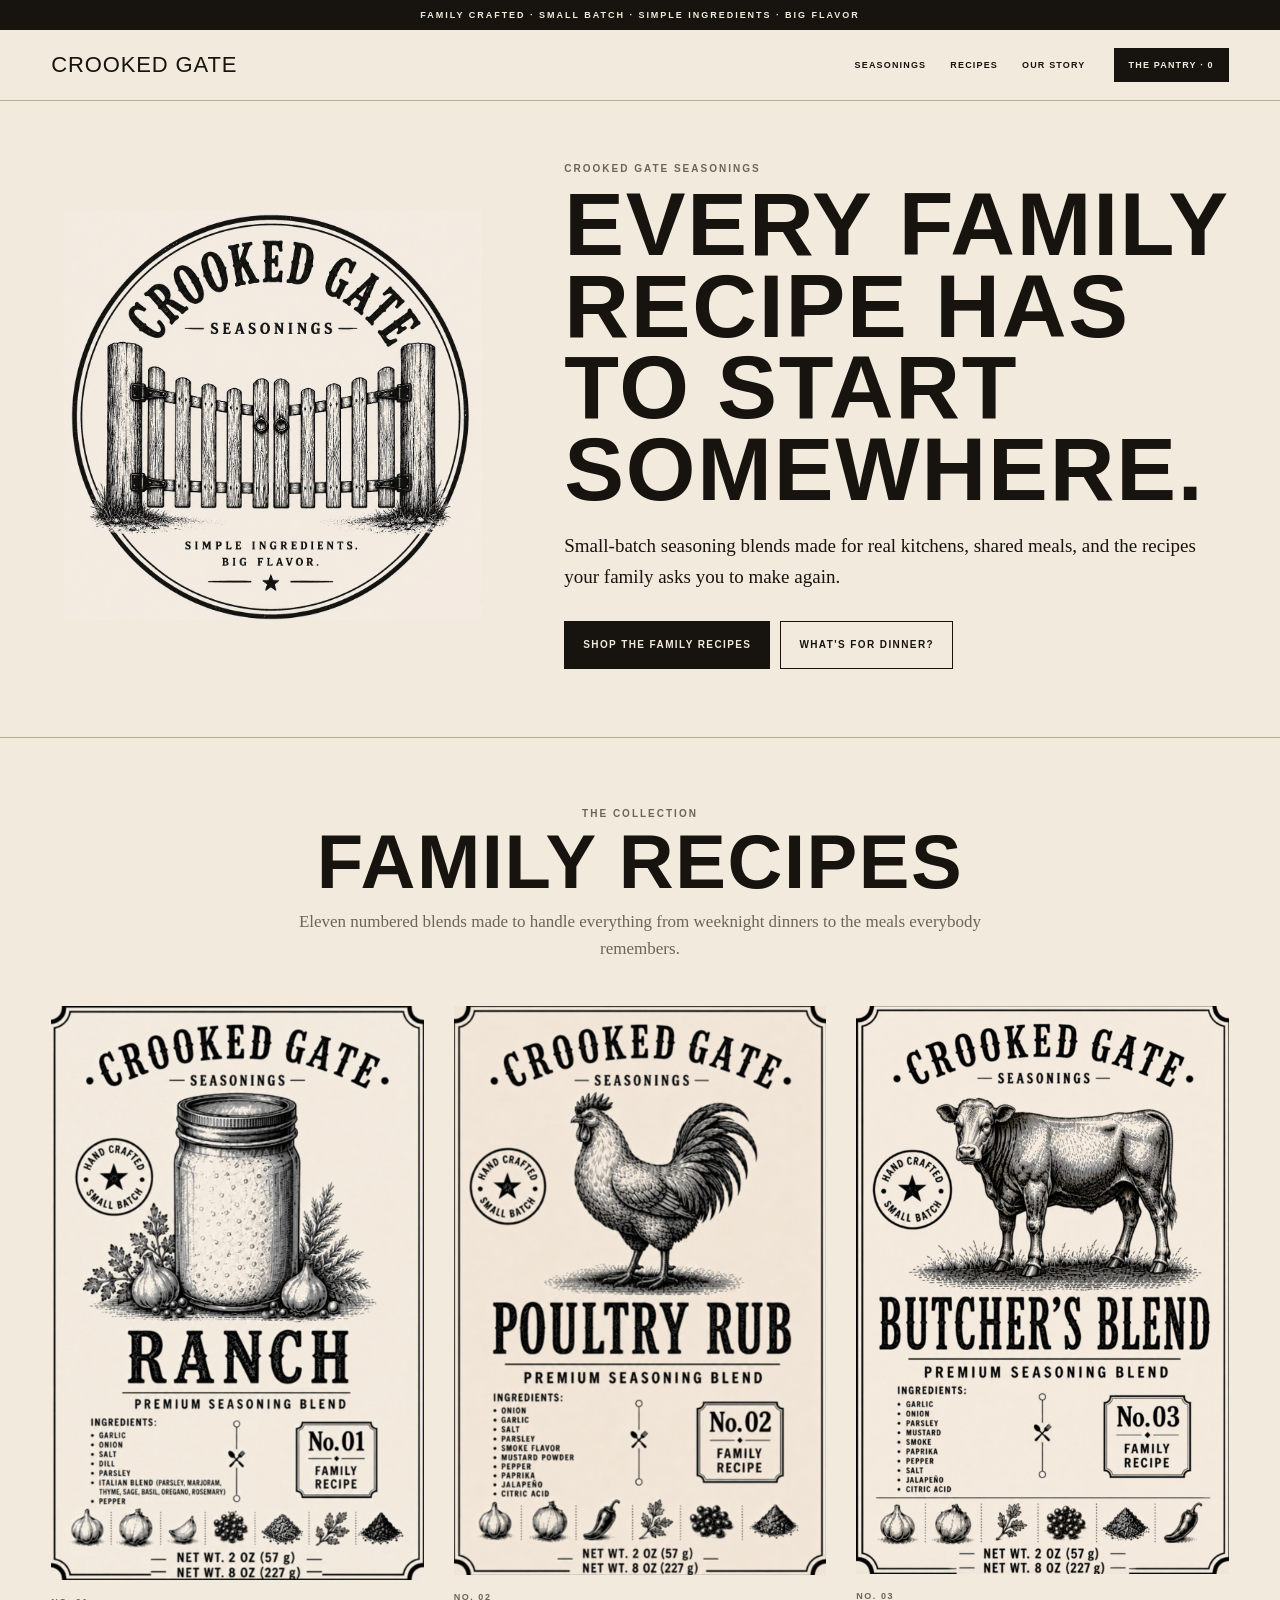
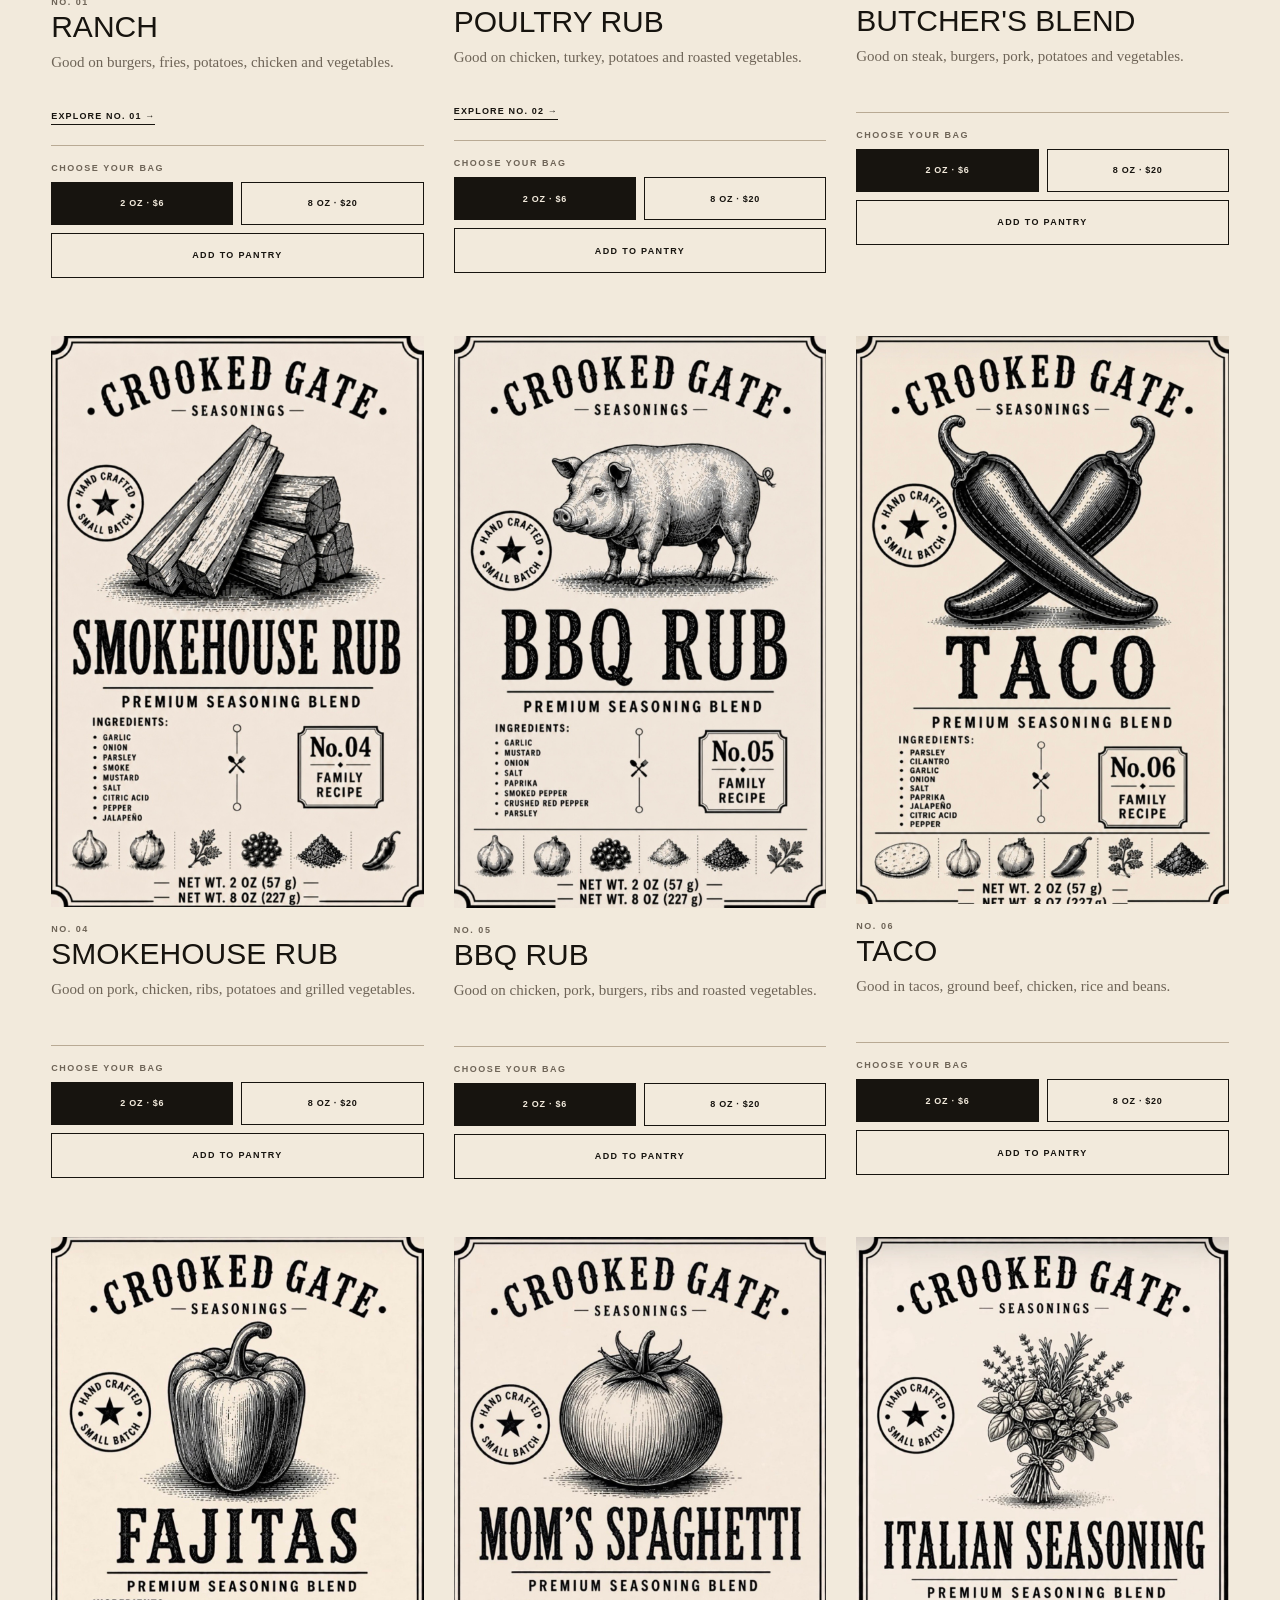
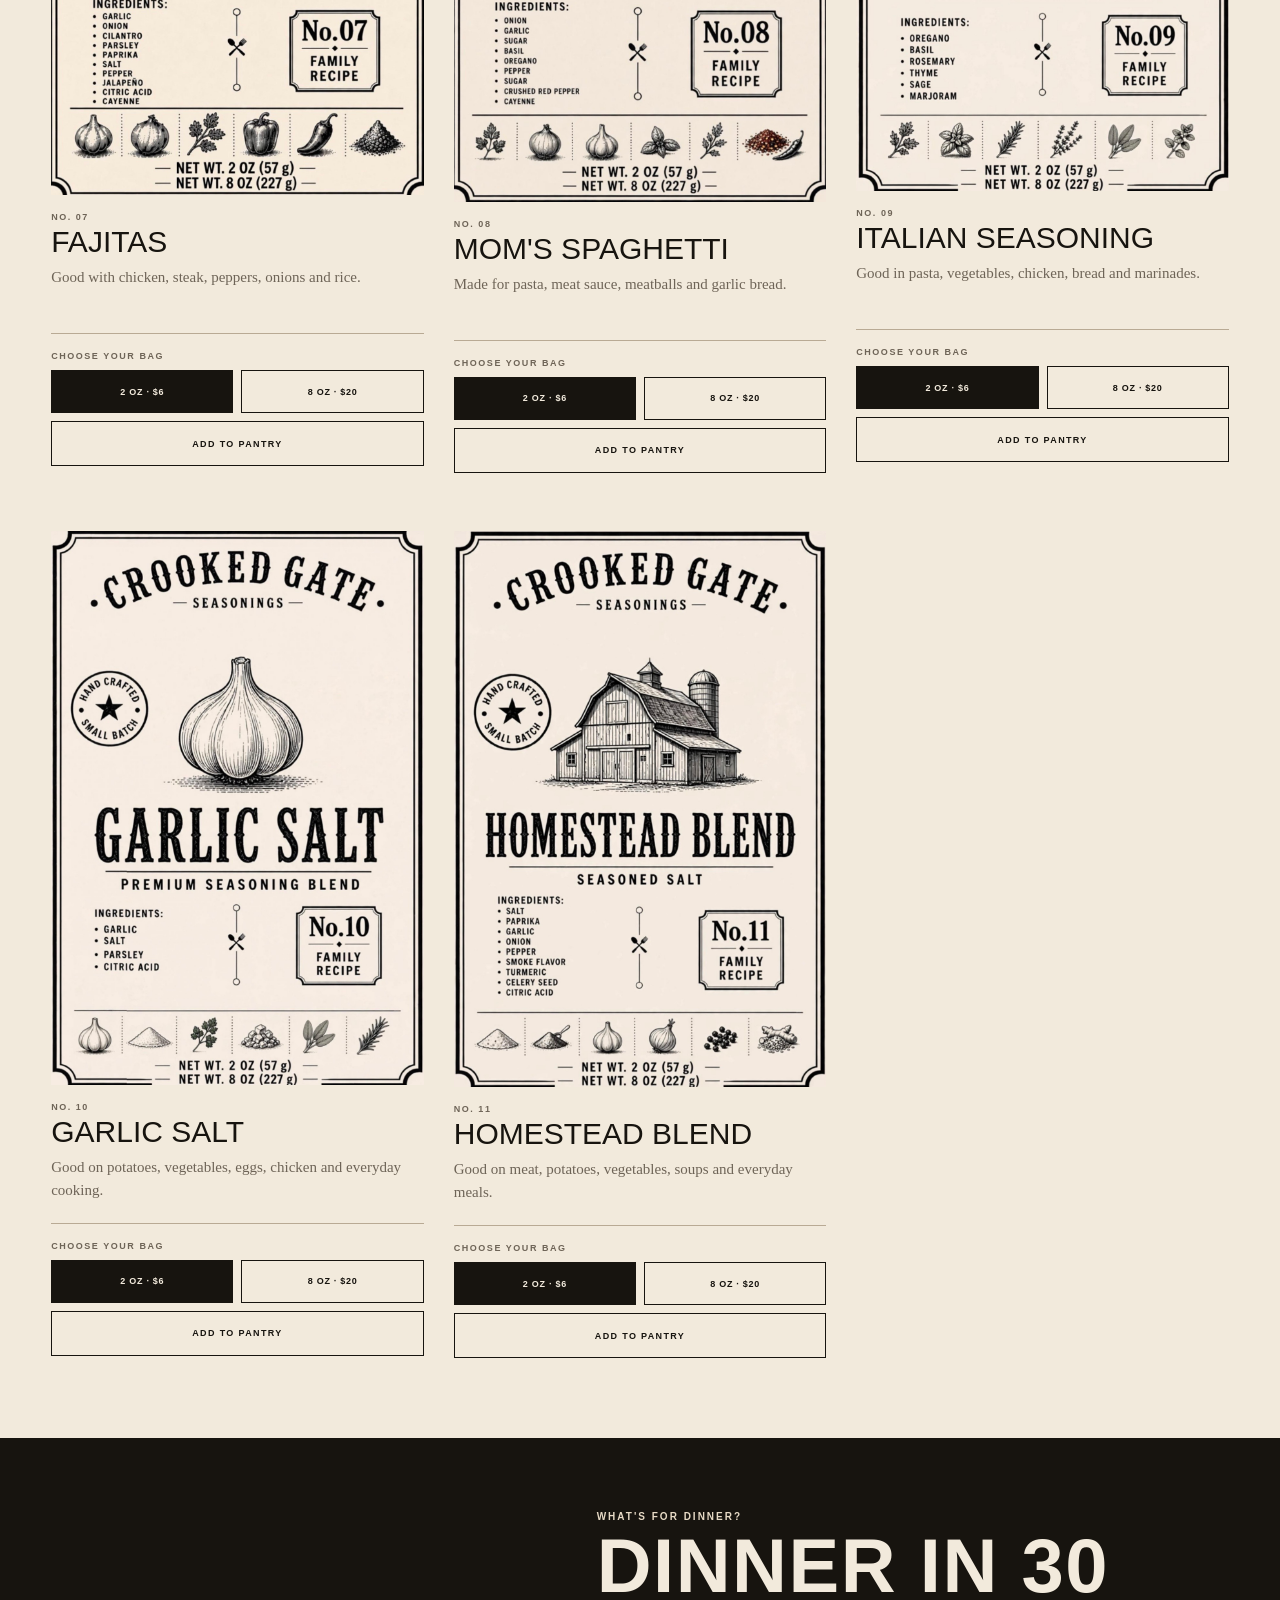
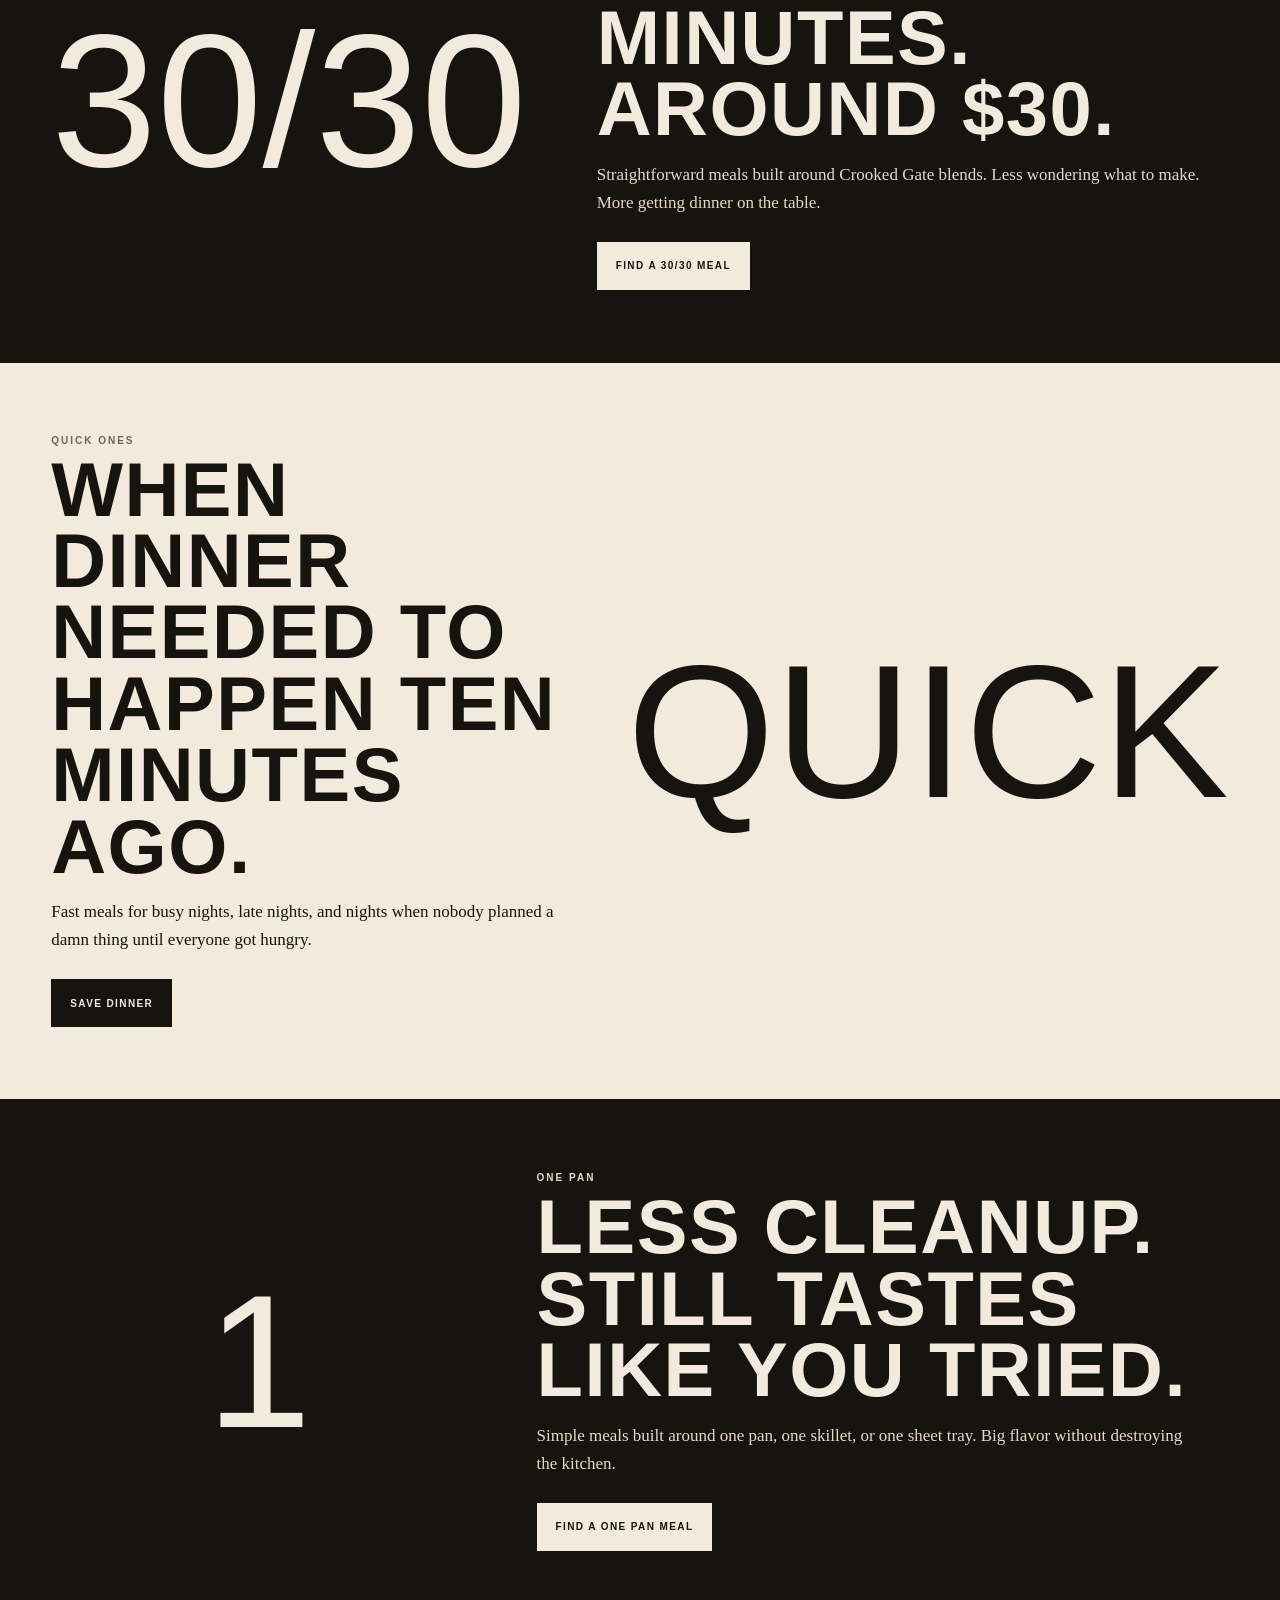
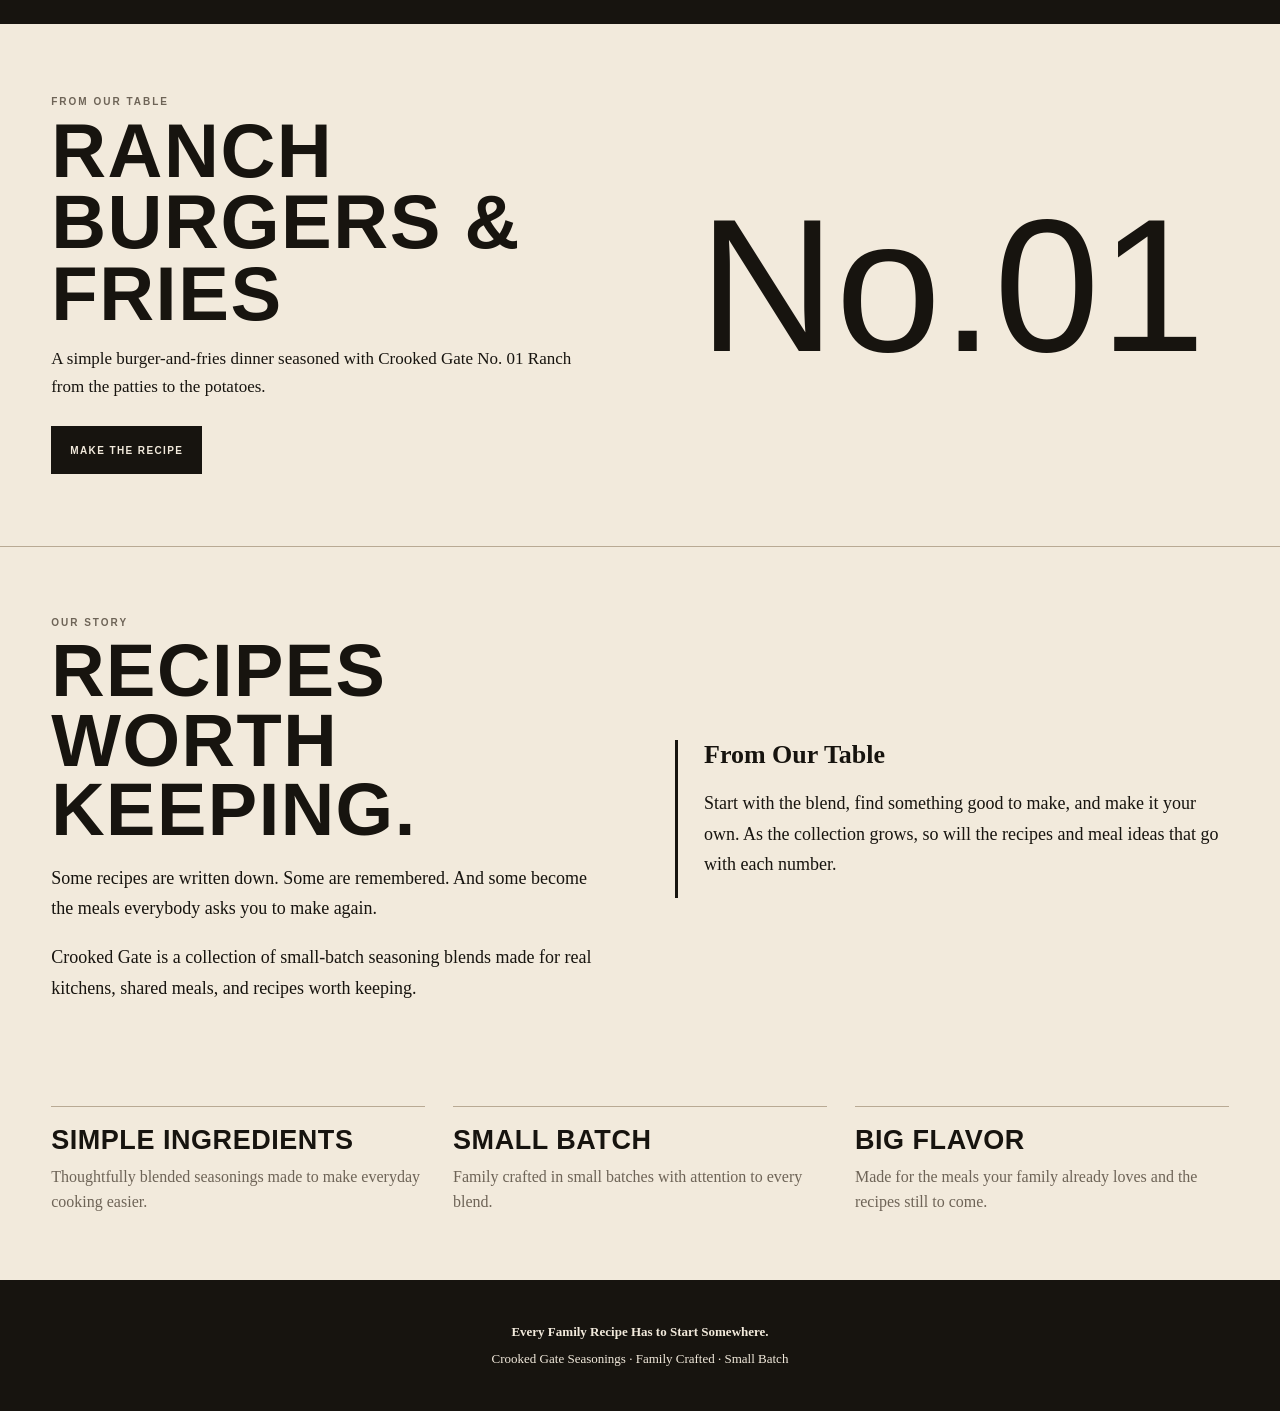
<file: index.html>
<!DOCTYPE html>
<html lang="en">

<head>
  <meta charset="UTF-8">

  <meta
    name="viewport"
    content="width=device-width, initial-scale=1.0"
  >

  <title>Crooked Gate Seasonings</title>

  <meta
    name="description"
    content="Crooked Gate Seasonings. Family crafted, small batch seasoning blends made for real kitchens, shared meals, and recipes worth keeping."
  >

  <link rel="stylesheet" href="/style.css">
</head>


<body>

  <!-- TOP BAR -->

  <div class="topbar">
    Family Crafted · Small Batch · Simple Ingredients · Big Flavor
  </div>


  <!-- HEADER -->

  <header class="site-header">

    <div class="wrap nav">

      <a class="brand" href="/">
        Crooked Gate
      </a>

      <nav class="nav-links">

        <a href="#family-recipes">
          Seasonings
        </a>

        <a href="/recipes/">
          Recipes
        </a>

        <a href="#our-story">
          Our Story
        </a>

      </nav>

      <button
        class="pantry-button"
        id="pantryButton"
        type="button"
      >
        The Pantry · <span id="cartCount">0</span>
      </button>

    </div>

  </header>


  <main>


    <!-- HERO -->

    <section class="hero">

      <div class="wrap hero-grid">

        <div>

          <img
            class="hero-logo"
            src="/IMG_5975.jpeg"
            alt="Crooked Gate Seasonings"
          >

        </div>


        <div class="hero-copy">

          <div class="eyebrow">
            Crooked Gate Seasonings
          </div>

          <h1>
            Every Family Recipe Has to Start Somewhere.
          </h1>

          <p>
            Small-batch seasoning blends made for real kitchens,
            shared meals, and the recipes your family asks you to
            make again.
          </p>

          <div class="hero-actions">

            <a
              class="button primary-button"
              href="#family-recipes"
            >
              Shop the Family Recipes
            </a>

            <a
              class="button secondary-button"
              href="#whats-for-dinner"
            >
              What's for Dinner?
            </a>

          </div>

        </div>

      </div>

    </section>


    <!-- FAMILY RECIPES -->

    <section
      class="collection"
      id="family-recipes"
    >

      <div class="wrap">

        <div class="section-head">

          <div class="eyebrow">
            The Collection
          </div>

          <h2>
            Family Recipes
          </h2>

          <p>
            Eleven numbered blends made to handle everything
            from weeknight dinners to the meals everybody
            remembers.
          </p>

        </div>


        <!-- PRODUCT GRID -->

        <div
          class="products"
          id="productGrid"
        ></div>

      </div>

    </section>


    <!-- WHAT'S FOR DINNER -->

    <section
      class="homepage-feature dark-feature"
      id="whats-for-dinner"
    >

      <div class="wrap feature-grid">

        <div class="feature-number">
          30/30
        </div>

        <div class="feature-copy">

          <div class="eyebrow light-eyebrow">
            What's for Dinner?
          </div>

          <h2>
            Dinner in 30 Minutes. Around $30.
          </h2>

          <p>
            Straightforward meals built around Crooked Gate
            blends. Less wondering what to make. More getting
            dinner on the table.
          </p>

          <a
            class="button light-button"
            href="/30-30/"
          >
            Find a 30/30 Meal
          </a>

        </div>

      </div>

    </section>


    <!-- QUICK ONES -->

    <section class="homepage-feature">

      <div class="wrap feature-grid reverse-feature">

        <div class="feature-copy">

          <div class="eyebrow">
            Quick Ones
          </div>

          <h2>
            When Dinner Needed to Happen Ten Minutes Ago.
          </h2>

          <p>
            Fast meals for busy nights, late nights, and nights
            when nobody planned a damn thing until everyone
            got hungry.
          </p>

          <a
            class="button primary-button"
            href="/quick-ones/"
          >
            Save Dinner
          </a>

        </div>


        <div class="feature-number">
          QUICK
        </div>

      </div>

    </section>


    <!-- ONE PAN -->

    <section class="homepage-feature dark-feature">

      <div class="wrap feature-grid">

        <div class="feature-number">
          1
        </div>

        <div class="feature-copy">

          <div class="eyebrow light-eyebrow">
            One Pan
          </div>

          <h2>
            Less Cleanup. Still Tastes Like You Tried.
          </h2>

          <p>
            Simple meals built around one pan, one skillet,
            or one sheet tray. Big flavor without destroying
            the kitchen.
          </p>

          <a
            class="button light-button"
            href="/one-pan/"
          >
            Find a One Pan Meal
          </a>

        </div>

      </div>

    </section>


    <!-- FROM OUR TABLE -->

    <section class="homepage-feature">

      <div class="wrap feature-grid reverse-feature">

        <div class="feature-copy">

          <div class="eyebrow">
            From Our Table
          </div>

          <h2>
            Ranch Burgers & Fries
          </h2>

          <p>
            A simple burger-and-fries dinner seasoned with
            Crooked Gate No. 01 Ranch from the patties to
            the potatoes.
          </p>

          <a
            class="button primary-button"
            href="/recipes/ranch-burgers/"
          >
            Make the Recipe
          </a>

        </div>


        <div class="feature-number">
          No.01
        </div>

      </div>

    </section>


    <!-- STORY -->

    <section
      class="story"
      id="our-story"
    >

      <div class="wrap story-grid">

        <div>

          <div class="eyebrow">
            Our Story
          </div>

          <h2>
            Recipes Worth Keeping.
          </h2>

          <p>
            Some recipes are written down. Some are remembered.
            And some become the meals everybody asks you to
            make again.
          </p>

          <p>
            Crooked Gate is a collection of small-batch
            seasoning blends made for real kitchens, shared
            meals, and recipes worth keeping.
          </p>

        </div>


        <div class="story-note">

          <strong>
            From Our Table
          </strong>

          <p>
            Start with the blend, find something good to make,
            and make it your own. As the collection grows,
            so will the recipes and meal ideas that go with
            each number.
          </p>

        </div>

      </div>

    </section>


    <!-- VALUES -->

    <section class="values">

      <div class="wrap value-grid">

        <article class="value">

          <h3>
            Simple Ingredients
          </h3>

          <p>
            Thoughtfully blended seasonings made to make
            everyday cooking easier.
          </p>

        </article>


        <article class="value">

          <h3>
            Small Batch
          </h3>

          <p>
            Family crafted in small batches with attention
            to every blend.
          </p>

        </article>


        <article class="value">

          <h3>
            Big Flavor
          </h3>

          <p>
            Made for the meals your family already loves
            and the recipes still to come.
          </p>

        </article>

      </div>

    </section>


  </main>


  <!-- FOOTER -->

  <footer class="site-footer">

    <strong>
      Every Family Recipe Has to Start Somewhere.
    </strong>

    <span>
      Crooked Gate Seasonings · Family Crafted · Small Batch
    </span>

  </footer>


  <!-- PANTRY OVERLAY -->

  <div
    class="pantry-overlay"
    id="pantryOverlay"
  ></div>


  <!-- PANTRY DRAWER -->

  <aside
    class="pantry-drawer"
    id="pantryDrawer"
    aria-hidden="true"
  >

    <div class="pantry-header">

      <div class="eyebrow">
        Crooked Gate
      </div>

      <h2>
        Your Pantry
      </h2>

      <p
        class="pantry-message"
        id="pantryMessage"
      >
        The pantry's empty.
      </p>

      <button
        class="close-pantry"
        id="closePantryButton"
        type="button"
        aria-label="Close pantry"
      >
        ×
      </button>

    </div>


    <div
      class="pantry-items"
      id="pantryItems"
    ></div>


    <div class="pantry-footer">

      <div class="pantry-total">

        <span>
          Subtotal
        </span>

        <strong id="pantryTotal">
          $0.00
        </strong>

      </div>


      <button
        class="checkout-button"
        id="checkoutButton"
        type="button"
      >
        Head to Checkout →
      </button>


      <button
        class="keep-shopping"
        id="keepShoppingButton"
        type="button"
      >
        Keep Stocking the Pantry
      </button>


      <p class="pantry-note">
        California shipping only. Secure checkout powered by Square.
      </p>

    </div>

  </aside>


  <!-- TOAST -->

  <div
    class="toast"
    id="toast"
    role="status"
    aria-live="polite"
  ></div>


  <!-- CROOKED GATE JAVASCRIPT MODULES -->

  <script src="/js/products.js"></script>
  <script src="/js/pantry.js"></script>
  <script src="/js/product-grid.js?v=2"></script>
  <script src="/js/checkout.js"></script>
  <script src="/js/order-success.js"></script>
  <script src="/js/site.js"></script>

</body>

</html>
</file>
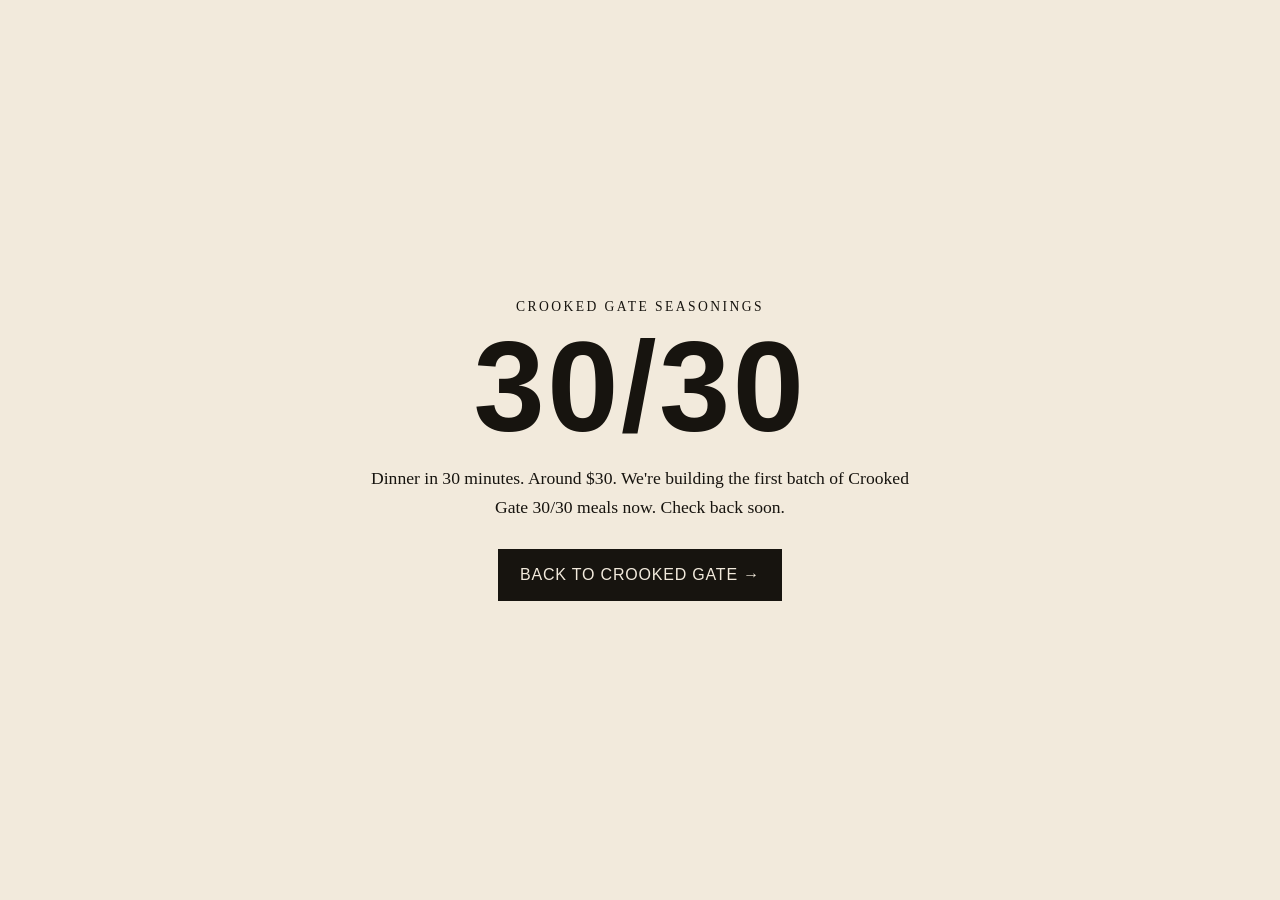
<file: 30-30/index.html>
<!DOCTYPE html>
<html lang="en">

<head>
  <meta charset="UTF-8">

  <meta
    name="viewport"
    content="width=device-width, initial-scale=1.0"
  >

  <title>
    30/30 | Crooked Gate Seasonings
  </title>

  <link
    rel="stylesheet"
    href="/style.css"
  >

  <style>

    .coming-soon-page {
      min-height: 100vh;
      display: flex;
      align-items: center;
      justify-content: center;
      padding: 40px 20px;
      box-sizing: border-box;
      background: #f2eadc;
      color: #17140f;
      text-align: center;
    }

    .coming-soon-inner {
      width: min(700px, 100%);
    }

    .coming-soon-kicker {
      margin-bottom: 14px;
      font-family: Georgia, "Times New Roman", serif;
      font-size: 0.85rem;
      letter-spacing: 0.18em;
      text-transform: uppercase;
    }

    .coming-soon-title {
      margin: 0 0 20px;
      font-family: Impact, Haettenschweiler, "Arial Narrow Bold", sans-serif;
      font-size: clamp(4rem, 18vw, 8rem);
      line-height: 0.9;
      text-transform: uppercase;
    }

    .coming-soon-copy {
      margin: 0 auto 28px;
      max-width: 560px;
      font-family: Georgia, "Times New Roman", serif;
      font-size: 1.1rem;
      line-height: 1.6;
    }

    .coming-soon-link {
      display: inline-block;
      padding: 15px 20px;
      border: 2px solid #17140f;
      background: #17140f;
      color: #f2eadc;
      text-decoration: none;
      font-family: Impact, Haettenschweiler, "Arial Narrow Bold", sans-serif;
      font-size: 1rem;
      letter-spacing: 0.05em;
      text-transform: uppercase;
    }

  </style>
</head>

<body>

  <main
    class="coming-soon-page"
  >

    <div
      class="coming-soon-inner"
    >

      <div
        class="coming-soon-kicker"
      >
        Crooked Gate Seasonings
      </div>


      <h1
        class="coming-soon-title"
      >
        30/30
      </h1>


      <p
        class="coming-soon-copy"
      >
        Dinner in 30 minutes. Around $30. We're building the first batch of Crooked Gate 30/30 meals now. Check back soon.
      </p>


      <a
        class="coming-soon-link"
        href="/"
      >
        Back to Crooked Gate →
      </a>

    </div>

  </main>

</body>

</html>
</file>
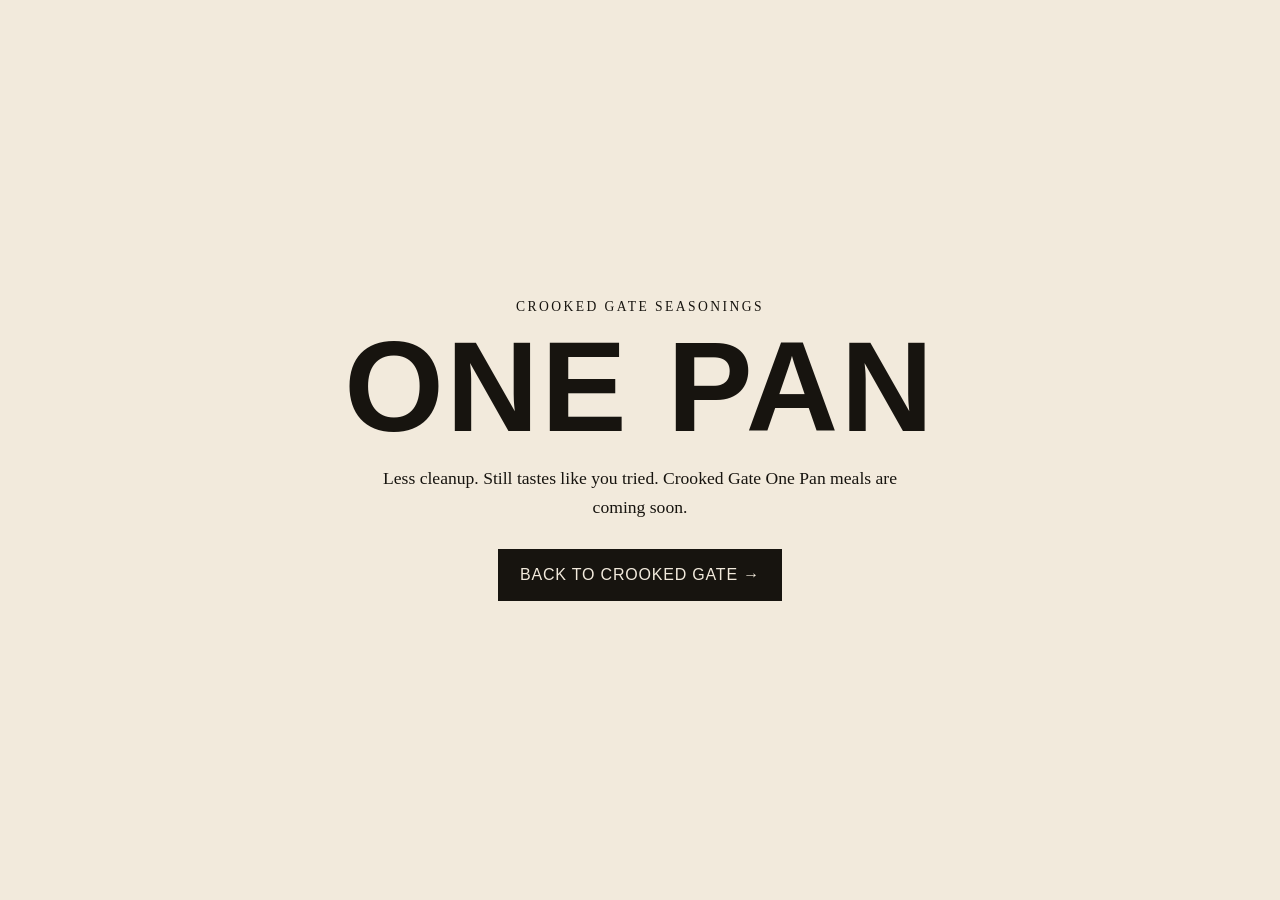
<file: one-pan/index.html>
<!DOCTYPE html>
<html lang="en">

<head>
  <meta charset="UTF-8">

  <meta
    name="viewport"
    content="width=device-width, initial-scale=1.0"
  >

  <title>
    One Pan | Crooked Gate Seasonings
  </title>

  <link
    rel="stylesheet"
    href="/style.css"
  >

  <style>

    .coming-soon-page {
      min-height: 100vh;
      display: flex;
      align-items: center;
      justify-content: center;
      padding: 40px 20px;
      box-sizing: border-box;
      background: #f2eadc;
      color: #17140f;
      text-align: center;
    }

    .coming-soon-inner {
      width: min(700px, 100%);
    }

    .coming-soon-kicker {
      margin-bottom: 14px;
      font-family: Georgia, "Times New Roman", serif;
      font-size: 0.85rem;
      letter-spacing: 0.18em;
      text-transform: uppercase;
    }

    .coming-soon-title {
      margin: 0 0 20px;
      font-family: Impact, Haettenschweiler, "Arial Narrow Bold", sans-serif;
      font-size: clamp(4rem, 18vw, 8rem);
      line-height: 0.9;
      text-transform: uppercase;
    }

    .coming-soon-copy {
      margin: 0 auto 28px;
      max-width: 560px;
      font-family: Georgia, "Times New Roman", serif;
      font-size: 1.1rem;
      line-height: 1.6;
    }

    .coming-soon-link {
      display: inline-block;
      padding: 15px 20px;
      border: 2px solid #17140f;
      background: #17140f;
      color: #f2eadc;
      text-decoration: none;
      font-family: Impact, Haettenschweiler, "Arial Narrow Bold", sans-serif;
      font-size: 1rem;
      letter-spacing: 0.05em;
      text-transform: uppercase;
    }

  </style>
</head>

<body>

  <main
    class="coming-soon-page"
  >

    <div
      class="coming-soon-inner"
    >

      <div
        class="coming-soon-kicker"
      >
        Crooked Gate Seasonings
      </div>


      <h1
        class="coming-soon-title"
      >
        One Pan
      </h1>


      <p
        class="coming-soon-copy"
      >
        Less cleanup. Still tastes like you tried. Crooked Gate One Pan meals are coming soon.
      </p>


      <a
        class="coming-soon-link"
        href="/"
      >
        Back to Crooked Gate →
      </a>

    </div>

  </main>

</body>

</html>
</file>
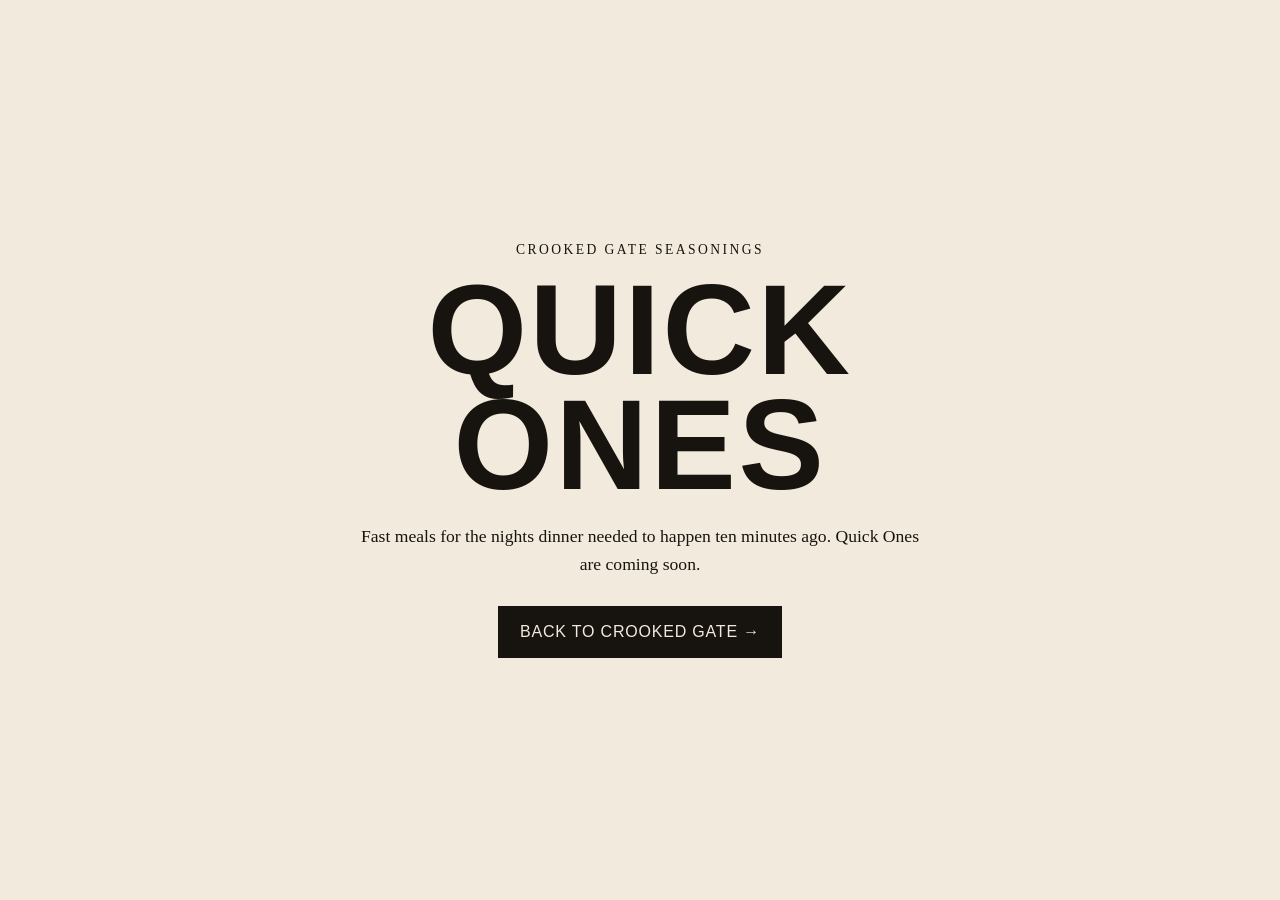
<file: quick-ones/index.html>
<!DOCTYPE html>
<html lang="en">

<head>
  <meta charset="UTF-8">

  <meta
    name="viewport"
    content="width=device-width, initial-scale=1.0"
  >

  <title>
    Quick Ones | Crooked Gate Seasonings
  </title>

  <link
    rel="stylesheet"
    href="/style.css"
  >

  <style>

    .coming-soon-page {
      min-height: 100vh;
      display: flex;
      align-items: center;
      justify-content: center;
      padding: 40px 20px;
      box-sizing: border-box;
      background: #f2eadc;
      color: #17140f;
      text-align: center;
    }

    .coming-soon-inner {
      width: min(700px, 100%);
    }

    .coming-soon-kicker {
      margin-bottom: 14px;
      font-family: Georgia, "Times New Roman", serif;
      font-size: 0.85rem;
      letter-spacing: 0.18em;
      text-transform: uppercase;
    }

    .coming-soon-title {
      margin: 0 0 20px;
      font-family: Impact, Haettenschweiler, "Arial Narrow Bold", sans-serif;
      font-size: clamp(4rem, 18vw, 8rem);
      line-height: 0.9;
      text-transform: uppercase;
    }

    .coming-soon-copy {
      margin: 0 auto 28px;
      max-width: 560px;
      font-family: Georgia, "Times New Roman", serif;
      font-size: 1.1rem;
      line-height: 1.6;
    }

    .coming-soon-link {
      display: inline-block;
      padding: 15px 20px;
      border: 2px solid #17140f;
      background: #17140f;
      color: #f2eadc;
      text-decoration: none;
      font-family: Impact, Haettenschweiler, "Arial Narrow Bold", sans-serif;
      font-size: 1rem;
      letter-spacing: 0.05em;
      text-transform: uppercase;
    }

  </style>
</head>

<body>

  <main
    class="coming-soon-page"
  >

    <div
      class="coming-soon-inner"
    >

      <div
        class="coming-soon-kicker"
      >
        Crooked Gate Seasonings
      </div>


      <h1
        class="coming-soon-title"
      >
        Quick Ones
      </h1>


      <p
        class="coming-soon-copy"
      >
        Fast meals for the nights dinner needed to happen ten minutes ago. Quick Ones are coming soon.
      </p>


      <a
        class="coming-soon-link"
        href="/"
      >
        Back to Crooked Gate →
      </a>

    </div>

  </main>

</body>

</html>
</file>
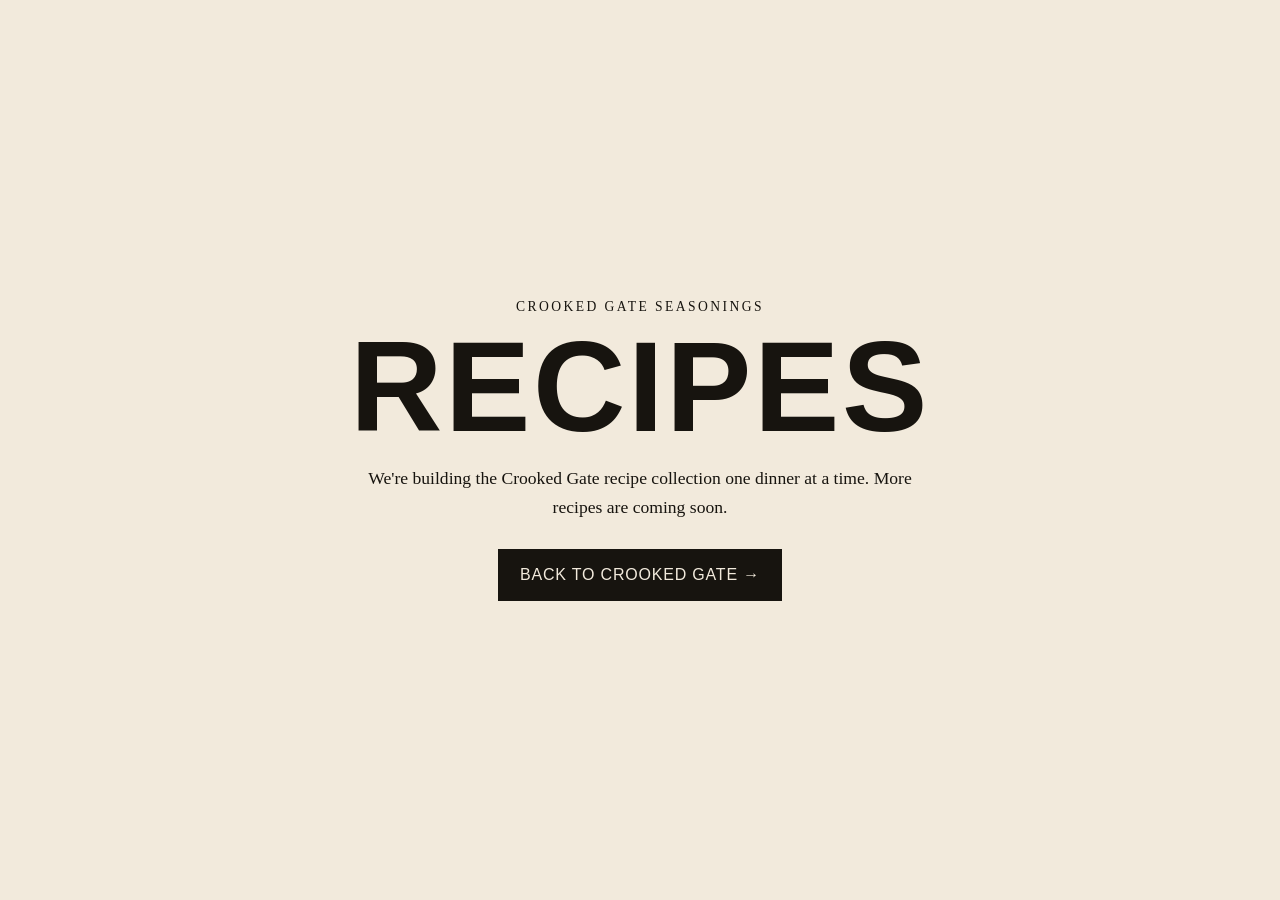
<file: recipes/index.html>
<!DOCTYPE html>
<html lang="en">

<head>
  <meta charset="UTF-8">

  <meta
    name="viewport"
    content="width=device-width, initial-scale=1.0"
  >

  <title>
    Recipes | Crooked Gate Seasonings
  </title>

  <link
    rel="stylesheet"
    href="/style.css"
  >

  <style>

    .coming-soon-page {
      min-height: 100vh;
      display: flex;
      align-items: center;
      justify-content: center;
      padding: 40px 20px;
      box-sizing: border-box;
      background: #f2eadc;
      color: #17140f;
      text-align: center;
    }

    .coming-soon-inner {
      width: min(700px, 100%);
    }

    .coming-soon-kicker {
      margin-bottom: 14px;
      font-family: Georgia, "Times New Roman", serif;
      font-size: 0.85rem;
      letter-spacing: 0.18em;
      text-transform: uppercase;
    }

    .coming-soon-title {
      margin: 0 0 20px;
      font-family: Impact, Haettenschweiler, "Arial Narrow Bold", sans-serif;
      font-size: clamp(4rem, 18vw, 8rem);
      line-height: 0.9;
      text-transform: uppercase;
    }

    .coming-soon-copy {
      margin: 0 auto 28px;
      max-width: 560px;
      font-family: Georgia, "Times New Roman", serif;
      font-size: 1.1rem;
      line-height: 1.6;
    }

    .coming-soon-link {
      display: inline-block;
      padding: 15px 20px;
      border: 2px solid #17140f;
      background: #17140f;
      color: #f2eadc;
      text-decoration: none;
      font-family: Impact, Haettenschweiler, "Arial Narrow Bold", sans-serif;
      font-size: 1rem;
      letter-spacing: 0.05em;
      text-transform: uppercase;
    }

  </style>
</head>

<body>

  <main
    class="coming-soon-page"
  >

    <div
      class="coming-soon-inner"
    >

      <div
        class="coming-soon-kicker"
      >
        Crooked Gate Seasonings
      </div>


      <h1
        class="coming-soon-title"
      >
        Recipes
      </h1>


      <p
        class="coming-soon-copy"
      >
        We're building the Crooked Gate recipe collection one dinner at a time. More recipes are coming soon.
      </p>


      <a
        class="coming-soon-link"
        href="/"
      >
        Back to Crooked Gate →
      </a>

    </div>

  </main>

</body>

</html>
</file>
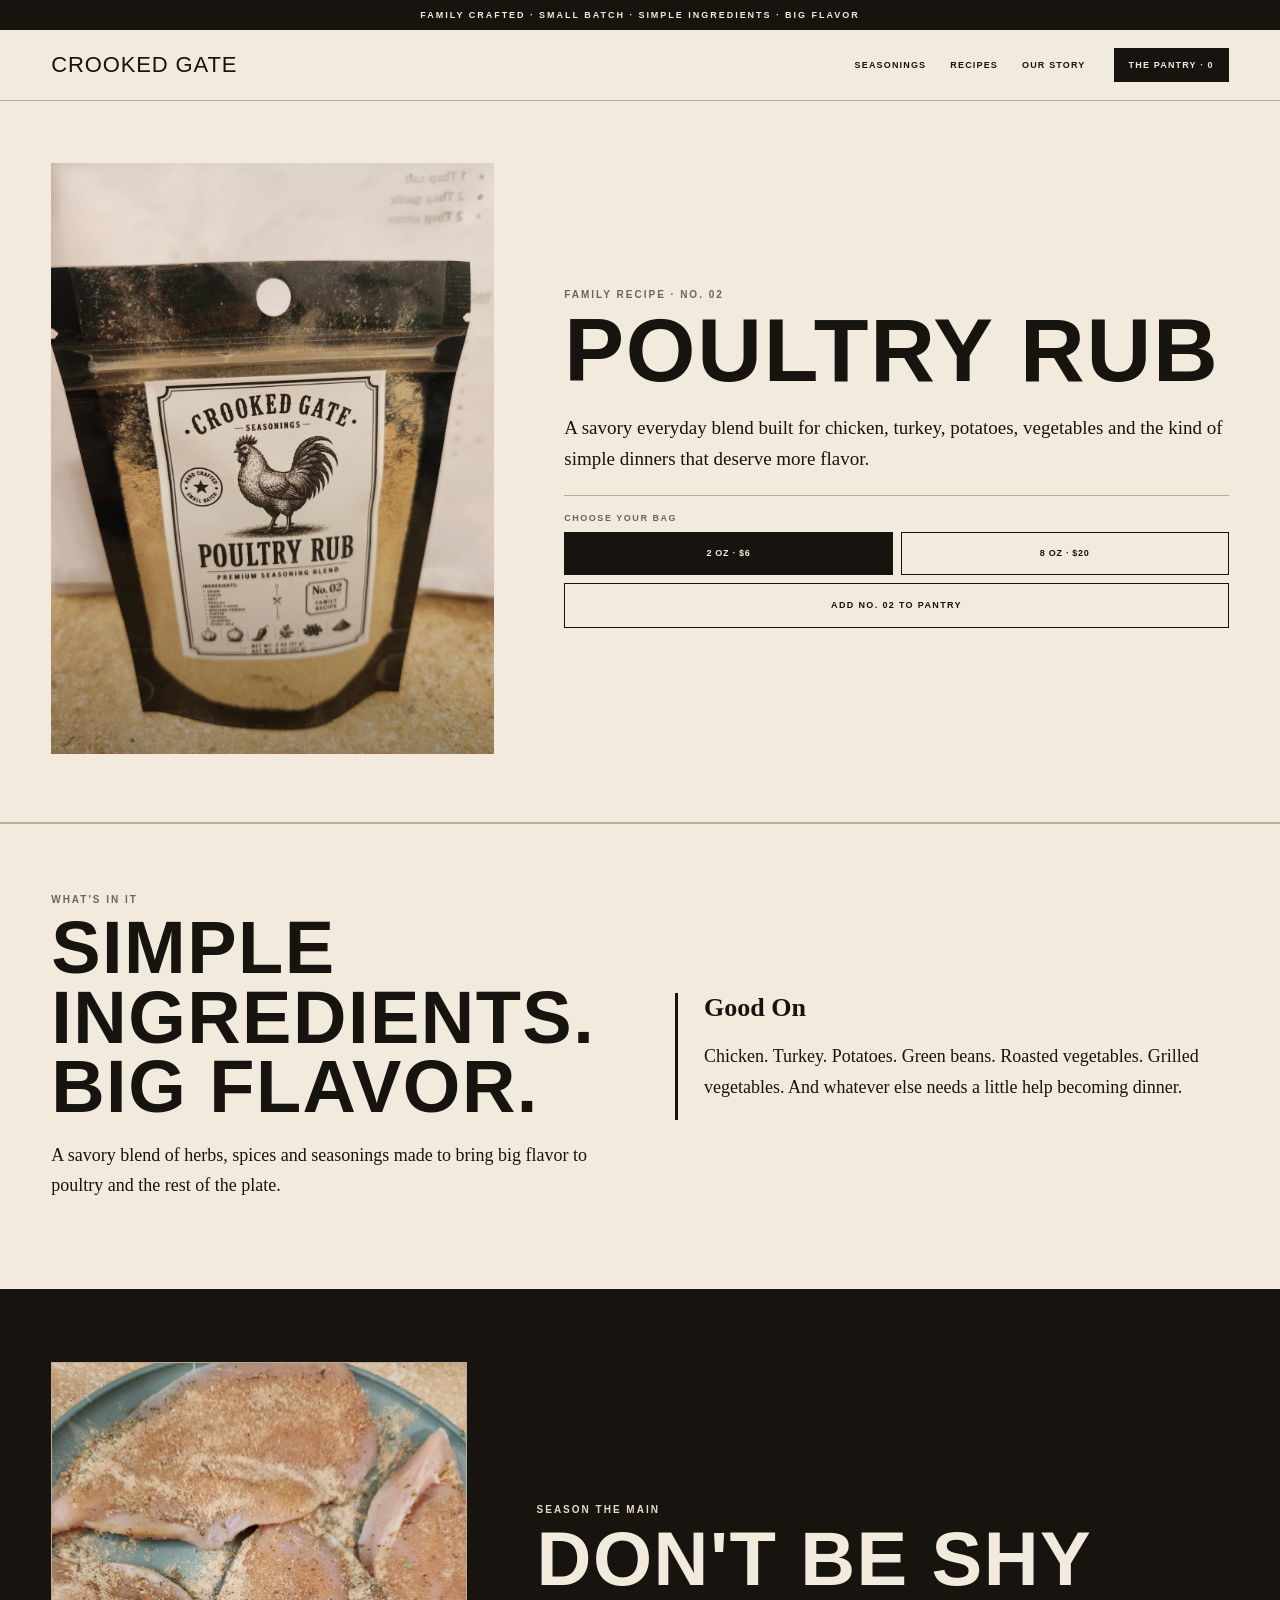
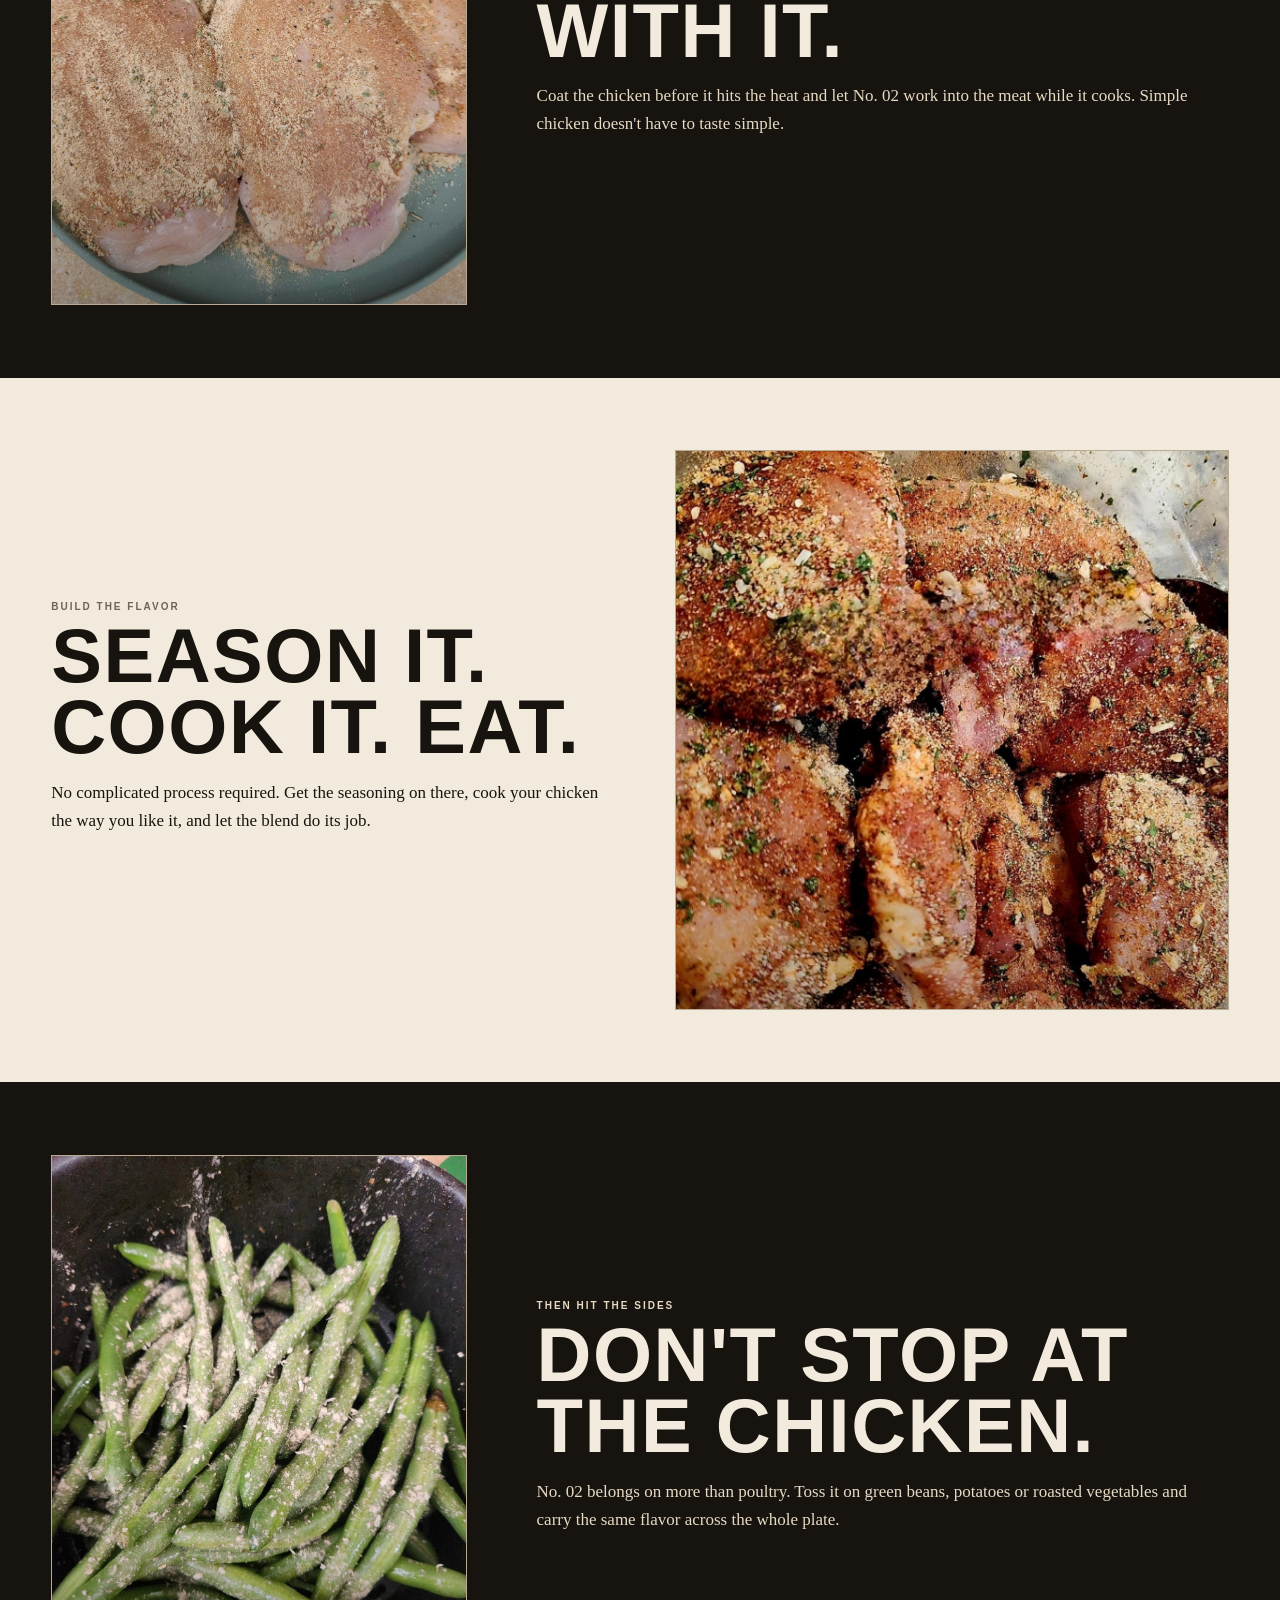
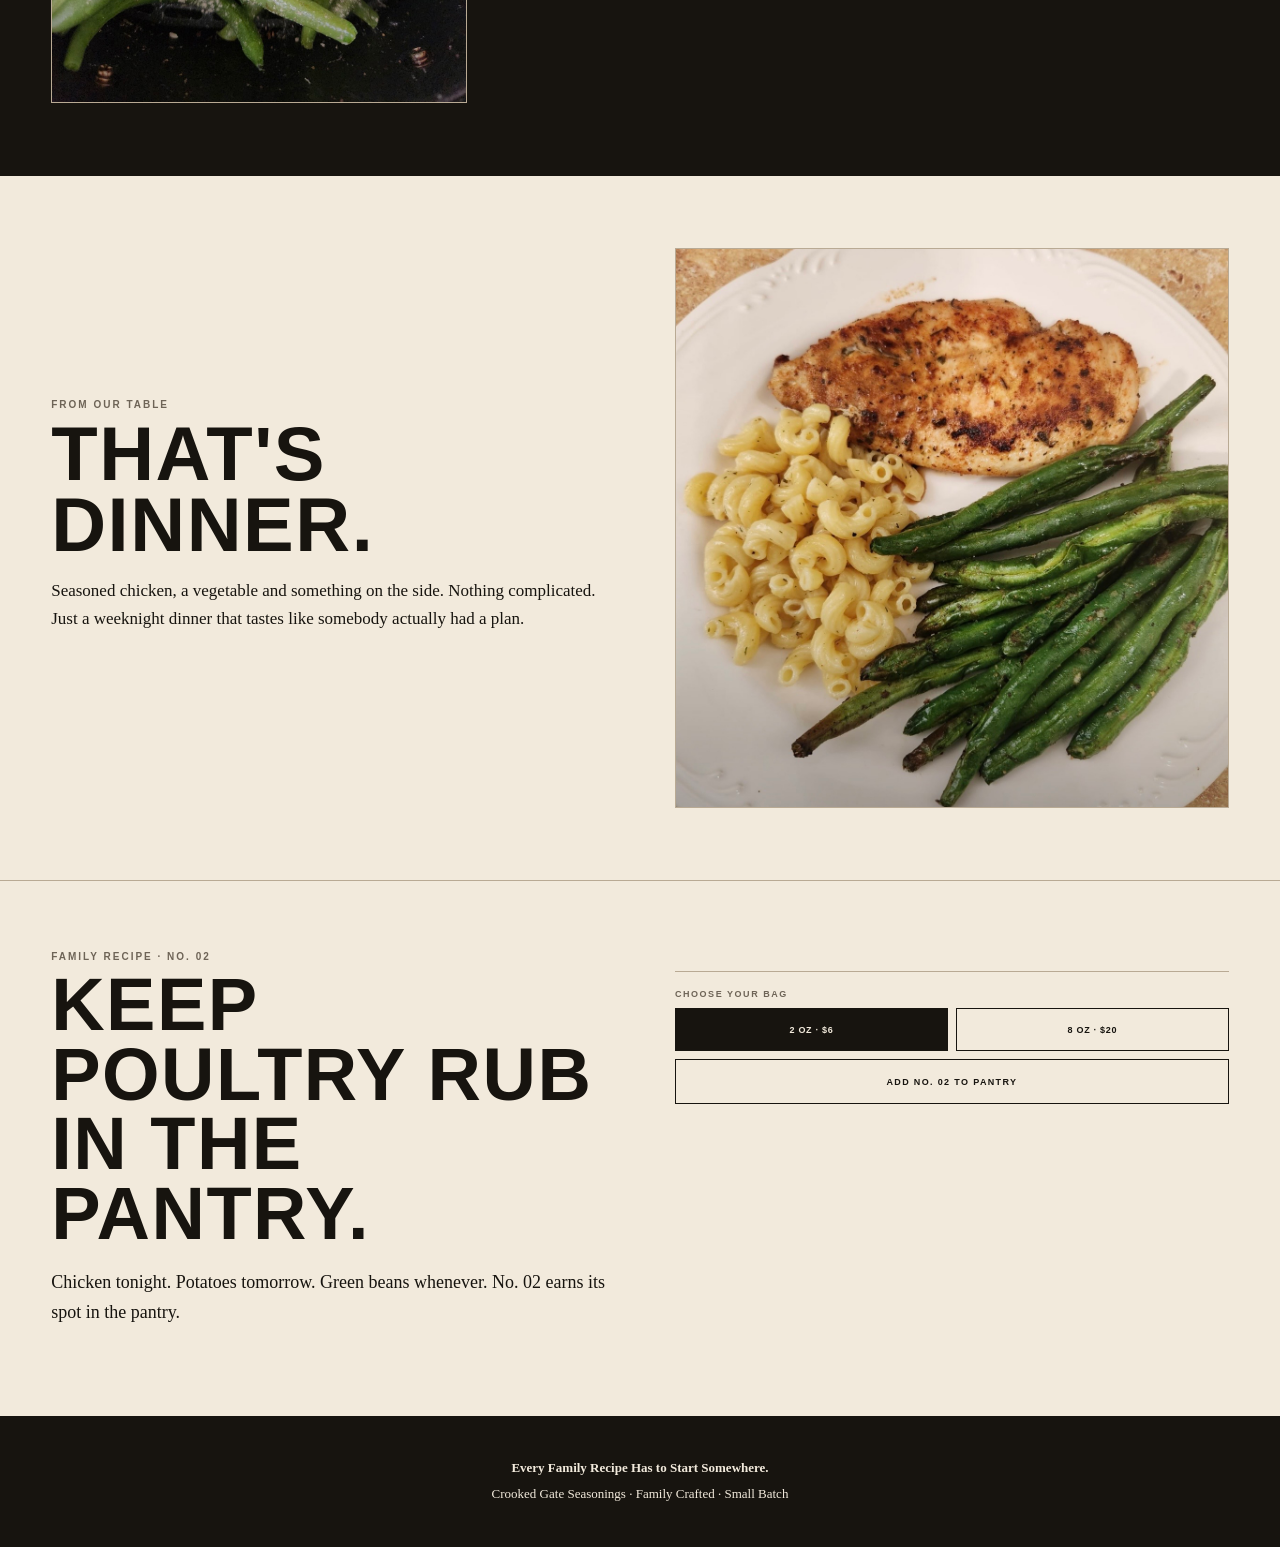
<file: seasonings/poultry-rub/index.html>
<!DOCTYPE html>
<html lang="en">

<head>
  <meta charset="UTF-8">

  <meta
    name="viewport"
    content="width=device-width, initial-scale=1.0"
  >

  <title>No. 02 Poultry Rub | Crooked Gate Seasonings</title>

  <meta
    name="description"
    content="Crooked Gate No. 02 Poultry Rub. A small-batch seasoning blend made for chicken, turkey, potatoes, vegetables and everyday cooking."
  >

  <link rel="stylesheet" href="/style.css">
</head>


<body>

  <!-- TOP BAR -->

  <div class="topbar">
    Family Crafted · Small Batch · Simple Ingredients · Big Flavor
  </div>


  <!-- HEADER -->

  <header class="site-header">

    <div class="wrap nav">

      <a class="brand" href="/">
        Crooked Gate
      </a>

      <nav class="nav-links">

        <a href="/#family-recipes">
          Seasonings
        </a>

        <a href="/recipes/">
          Recipes
        </a>

        <a href="/#our-story">
          Our Story
        </a>

      </nav>


      <button
        class="pantry-button"
        id="pantryButton"
        type="button"
      >
        The Pantry · <span id="cartCount">0</span>
      </button>

    </div>

  </header>


  <main>


    <!-- PRODUCT HERO -->

    <section class="hero">

      <div class="wrap hero-grid">


        <div>

          <div class="label-frame">

            <img
              src="/IMG_6395.jpeg"
              alt="Crooked Gate No. 02 Poultry Rub seasoning"
            >

          </div>

        </div>


        <div class="hero-copy">

          <div class="eyebrow">
            Family Recipe · No. 02
          </div>

          <h1>
            Poultry Rub
          </h1>

          <p>
            A savory everyday blend built for chicken,
            turkey, potatoes, vegetables and the kind of
            simple dinners that deserve more flavor.
          </p>


          <div class="buy-box">

            <span class="choose-label">
              Choose Your Bag
            </span>


            <div class="size-options">

              <button
                class="size-button selected"
                type="button"
                data-product="poultry-rub"
                data-size="2 oz"
              >
                2 OZ · $6
              </button>


              <button
                class="size-button"
                type="button"
                data-product="poultry-rub"
                data-size="8 oz"
              >
                8 OZ · $20
              </button>

            </div>


            <button
              class="add-pantry"
              type="button"
              data-add-product="poultry-rub"
            >
              Add No. 02 to Pantry
            </button>

          </div>

        </div>

      </div>

    </section>



    <!-- WHAT'S IN IT -->

    <section class="story">

      <div class="wrap story-grid">


        <div>

          <div class="eyebrow">
            What's In It
          </div>

          <h2>
            Simple Ingredients. Big Flavor.
          </h2>

          <p>
            A savory blend of herbs, spices and seasonings
            made to bring big flavor to poultry and the
            rest of the plate.
          </p>

        </div>


        <div class="story-note">

          <strong>
            Good On
          </strong>

          <p>
            Chicken. Turkey. Potatoes. Green beans.
            Roasted vegetables. Grilled vegetables.
            And whatever else needs a little help
            becoming dinner.
          </p>

        </div>

      </div>

    </section>



    <!-- SEASON THE MAIN -->

    <section class="homepage-feature dark-feature">

      <div class="wrap feature-grid">


        <div>

          <img
            class="feature-photo"
            src="/IMG_6399.jpeg"
            alt="Chicken breasts seasoned with Crooked Gate No. 02 Poultry Rub"
          >

        </div>


        <div class="feature-copy">

          <div class="eyebrow light-eyebrow">
            Season the Main
          </div>

          <h2>
            Don't Be Shy With It.
          </h2>

          <p>
            Coat the chicken before it hits the heat and
            let No. 02 work into the meat while it cooks.
            Simple chicken doesn't have to taste simple.
          </p>

        </div>

      </div>

    </section>



    <!-- COOKING -->

    <section class="homepage-feature">

      <div class="wrap feature-grid reverse-feature">


        <div class="feature-copy">

          <div class="eyebrow">
            Build the Flavor
          </div>

          <h2>
            Season It. Cook It. Eat.
          </h2>

          <p>
            No complicated process required. Get the
            seasoning on there, cook your chicken the way
            you like it, and let the blend do its job.
          </p>

        </div>


        <div>

          <img
            class="feature-photo"
            src="/IMG_6401.jpeg"
            alt="Poultry seasoned with Crooked Gate No. 02 Poultry Rub"
          >

        </div>

      </div>

    </section>



    <!-- SIDES -->

    <section class="homepage-feature dark-feature">

      <div class="wrap feature-grid">


        <div>

          <img
            class="feature-photo"
            src="/IMG_6397.jpeg"
            alt="Green beans seasoned with Crooked Gate No. 02 Poultry Rub"
          >

        </div>


        <div class="feature-copy">

          <div class="eyebrow light-eyebrow">
            Then Hit the Sides
          </div>

          <h2>
            Don't Stop at the Chicken.
          </h2>

          <p>
            No. 02 belongs on more than poultry.
            Toss it on green beans, potatoes or roasted
            vegetables and carry the same flavor across
            the whole plate.
          </p>

        </div>

      </div>

    </section>



    <!-- FINISHED DINNER -->

    <section class="homepage-feature">

      <div class="wrap feature-grid reverse-feature">


        <div class="feature-copy">

          <div class="eyebrow">
            From Our Table
          </div>

          <h2>
            That's Dinner.
          </h2>

          <p>
            Seasoned chicken, a vegetable and something
            on the side. Nothing complicated. Just a
            weeknight dinner that tastes like somebody
            actually had a plan.
          </p>

        </div>


        <div>

          <img
            class="feature-photo"
            src="/IMG_6400.jpeg"
            alt="Finished Crooked Gate Poultry Rub chicken dinner with pasta and green beans"
          >

        </div>

      </div>

    </section>



    <!-- FINAL BUY -->

    <section class="story">

      <div class="wrap story-grid">


        <div>

          <div class="eyebrow">
            Family Recipe · No. 02
          </div>

          <h2>
            Keep Poultry Rub in the Pantry.
          </h2>

          <p>
            Chicken tonight. Potatoes tomorrow.
            Green beans whenever. No. 02 earns its
            spot in the pantry.
          </p>

        </div>


        <div>

          <div class="buy-box">

            <span class="choose-label">
              Choose Your Bag
            </span>


            <div class="size-options">

              <button
                class="size-button selected"
                type="button"
                data-product="poultry-rub"
                data-size="2 oz"
              >
                2 OZ · $6
              </button>


              <button
                class="size-button"
                type="button"
                data-product="poultry-rub"
                data-size="8 oz"
              >
                8 OZ · $20
              </button>

            </div>


            <button
              class="add-pantry"
              type="button"
              data-add-product="poultry-rub"
            >
              Add No. 02 to Pantry
            </button>

          </div>

        </div>

      </div>

    </section>


  </main>



  <!-- FOOTER -->

  <footer class="site-footer">

    <strong>
      Every Family Recipe Has to Start Somewhere.
    </strong>

    <span>
      Crooked Gate Seasonings · Family Crafted · Small Batch
    </span>

  </footer>



  <!-- PANTRY -->

  <div
    class="pantry-overlay"
    id="pantryOverlay"
  ></div>


  <aside
    class="pantry-drawer"
    id="pantryDrawer"
    aria-hidden="true"
  >

    <div class="pantry-header">

      <div class="eyebrow">
        Crooked Gate
      </div>

      <h2>
        Your Pantry
      </h2>

      <p
        class="pantry-message"
        id="pantryMessage"
      >
        The pantry's empty.
      </p>


      <button
        class="close-pantry"
        id="closePantryButton"
        type="button"
        aria-label="Close pantry"
      >
        ×
      </button>

    </div>


    <div
      class="pantry-items"
      id="pantryItems"
    ></div>


    <div class="pantry-footer">

      <div class="pantry-total">

        <span>
          Subtotal
        </span>

        <strong id="pantryTotal">
          $0.00
        </strong>

      </div>


      <div id="fulfillmentOptions"></div>


      <button
        class="checkout-button"
        id="checkoutButton"
        type="button"
      >
        Head to Checkout →
      </button>


      <button
        class="keep-shopping"
        id="keepShoppingButton"
        type="button"
      >
        Keep Stocking the Pantry
      </button>


      <p
        class="pantry-note"
        id="pantryNote"
      >
        California shipping only. Secure checkout powered by Square.
      </p>

    </div>

  </aside>



  <!-- TOAST -->

  <div
    class="toast"
    id="toast"
    role="status"
    aria-live="polite"
  ></div>



  <!-- CROOKED GATE MODULES -->

  <script src="/js/products.js"></script>
  <script src="/js/pantry.js"></script>
  <script src="/js/product-grid.js"></script>
  <script src="/js/checkout.js"></script>
  <script src="/js/order-success.js"></script>
  <script src="/js/site.js"></script>

</body>

</html>
</file>
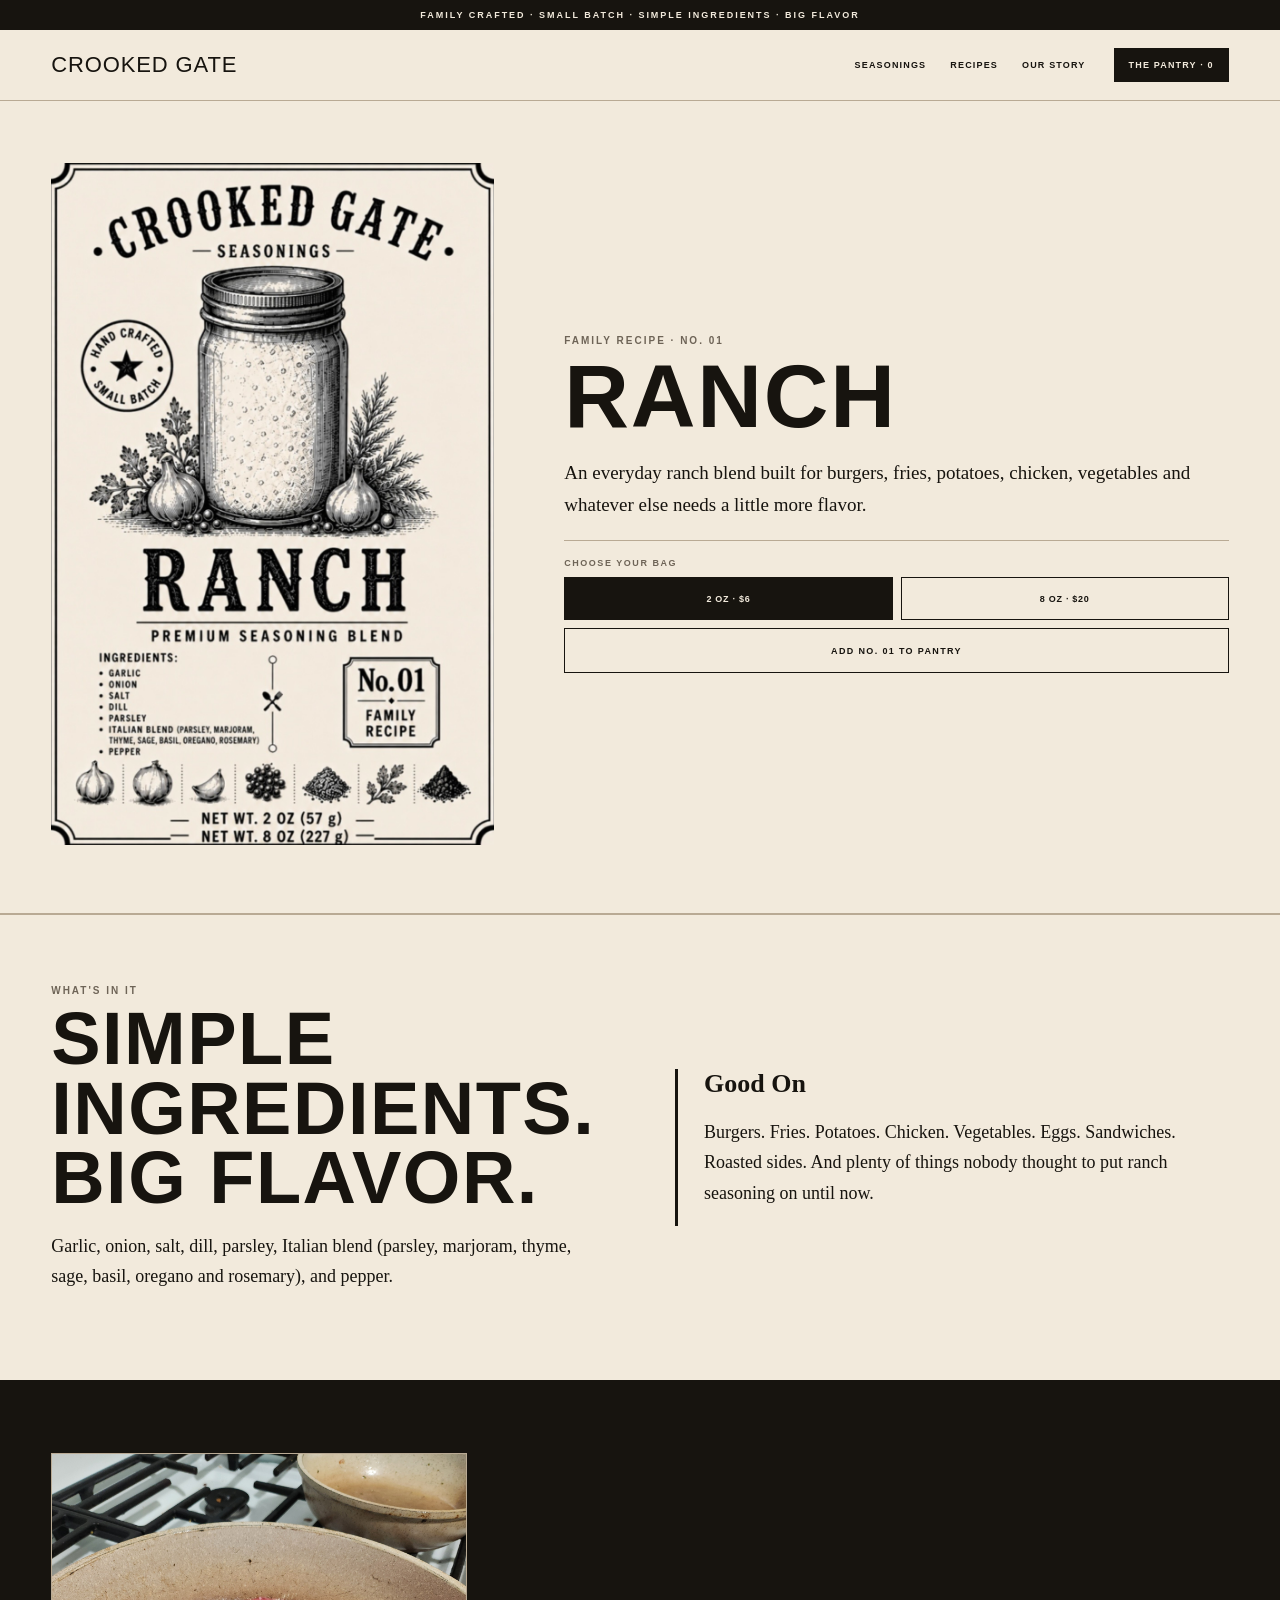
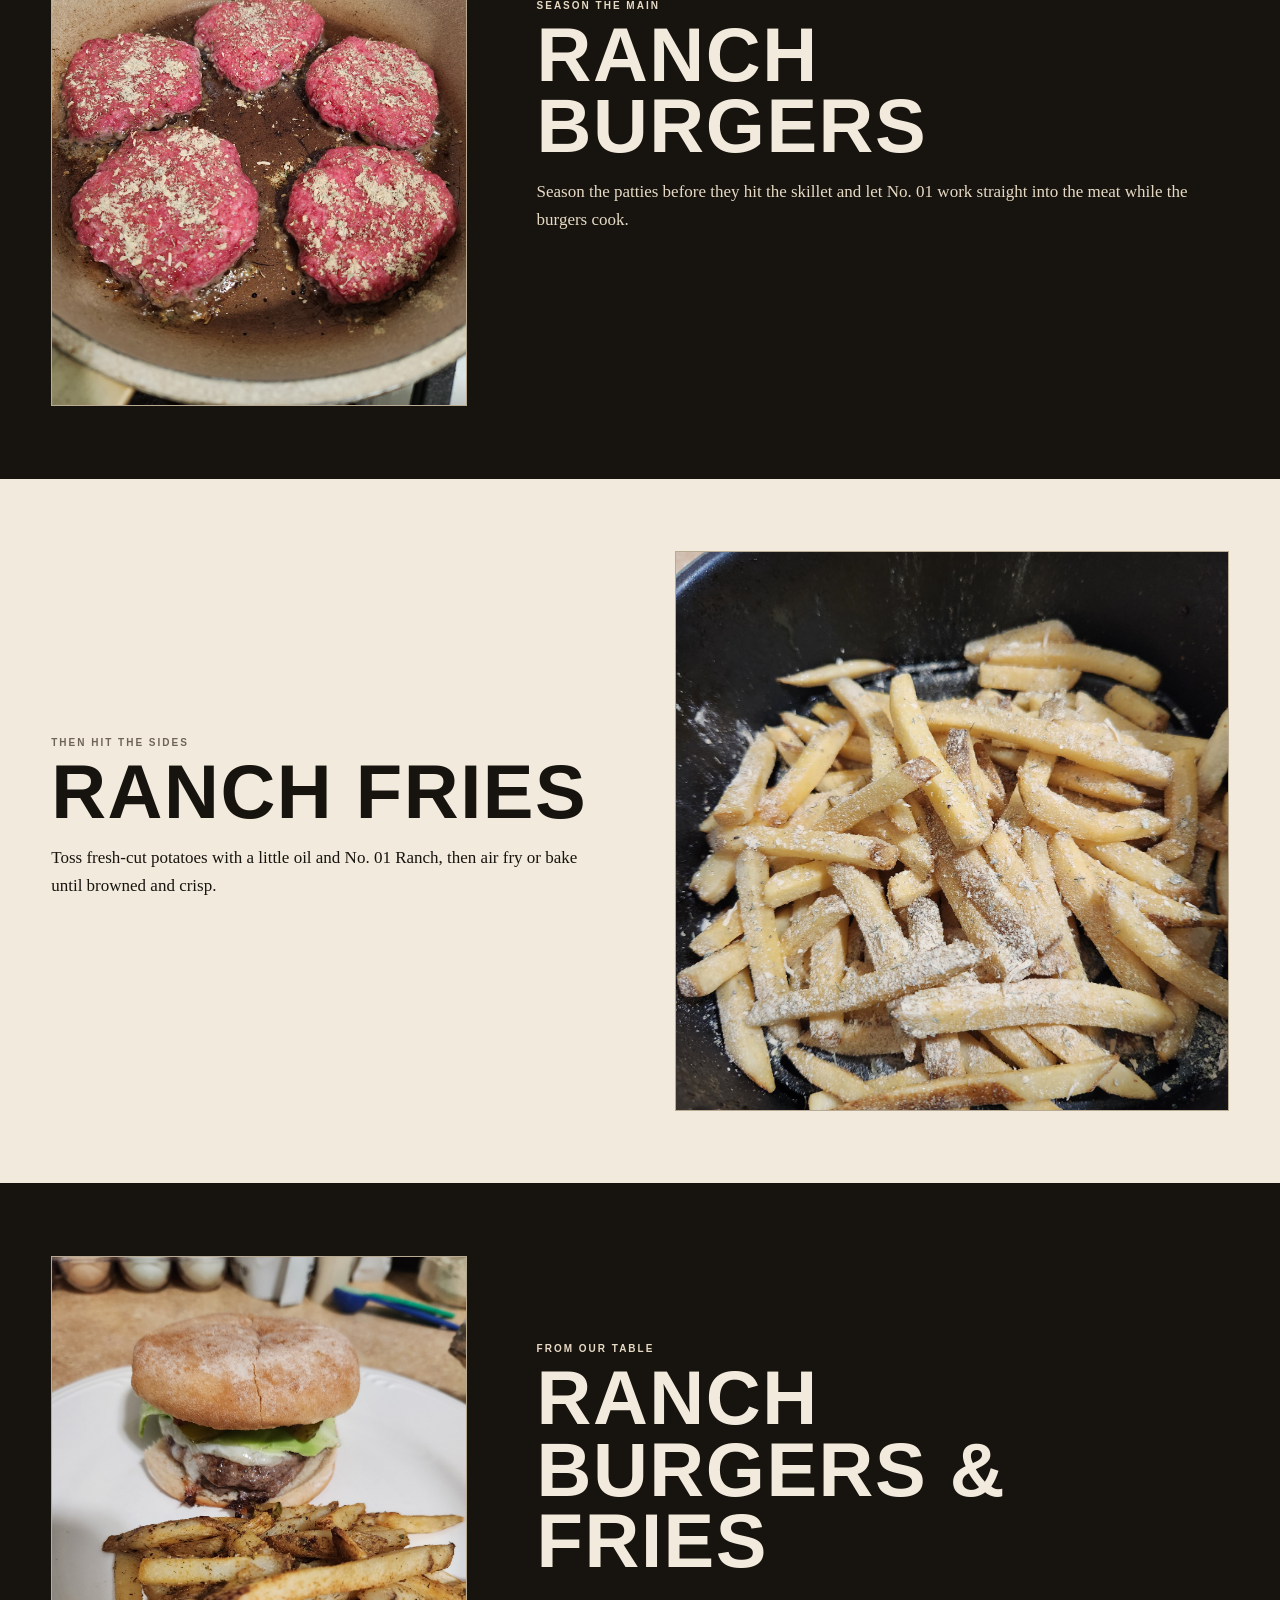
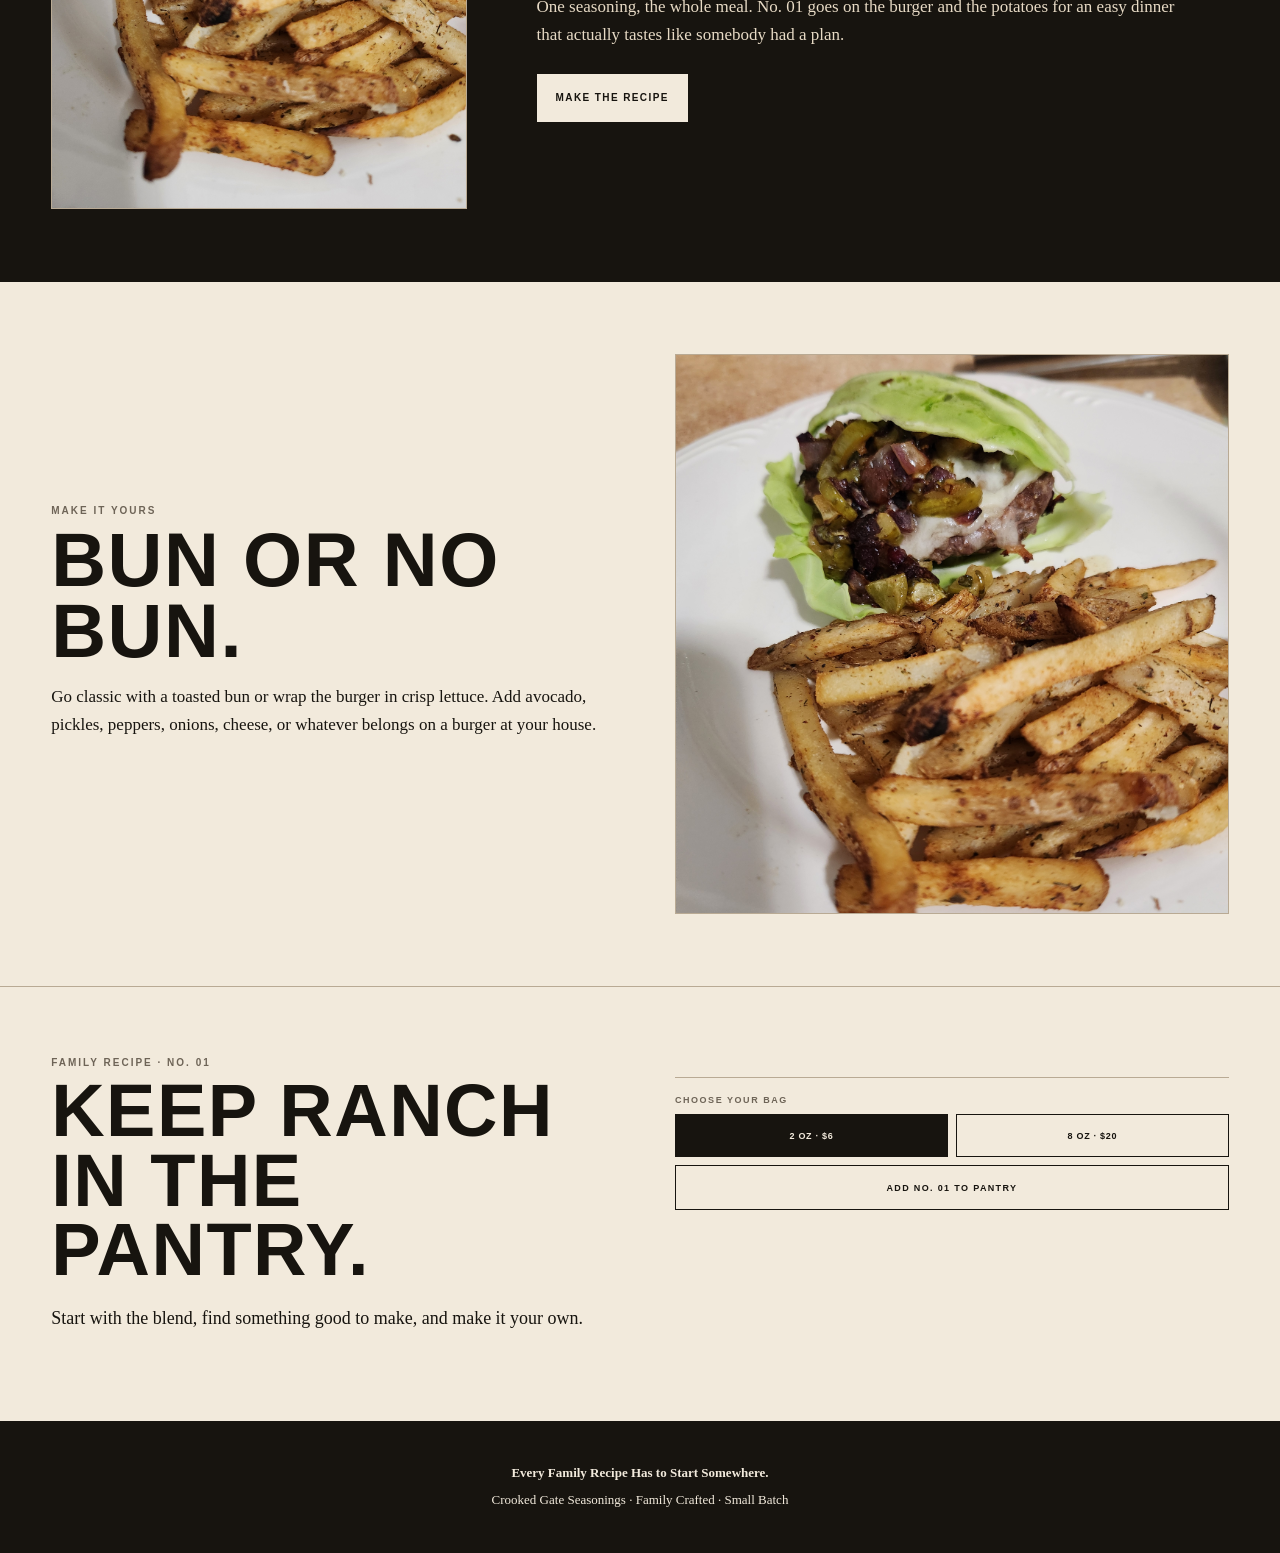
<file: seasonings/ranch/index.html>
<!DOCTYPE html>
<html lang="en">

<head>
  <meta charset="UTF-8">

  <meta
    name="viewport"
    content="width=device-width, initial-scale=1.0"
  >

  <title>No. 01 Ranch | Crooked Gate Seasonings</title>

  <meta
    name="description"
    content="Crooked Gate No. 01 Ranch. A small-batch ranch seasoning blend made for burgers, fries, potatoes, chicken, vegetables and everyday cooking."
  >

  <link rel="stylesheet" href="/style.css">
</head>


<body>

  <!-- TOP BAR -->

  <div class="topbar">
    Family Crafted · Small Batch · Simple Ingredients · Big Flavor
  </div>


  <!-- HEADER -->

  <header class="site-header">

    <div class="wrap nav">

      <a class="brand" href="/">
        Crooked Gate
      </a>

      <nav class="nav-links">

        <a href="/#family-recipes">
          Seasonings
        </a>

        <a href="/recipes/">
          Recipes
        </a>

        <a href="/#our-story">
          Our Story
        </a>

      </nav>


      <button
        class="pantry-button"
        id="pantryButton"
        type="button"
      >
        The Pantry · <span id="cartCount">0</span>
      </button>

    </div>

  </header>


  <main>


    <!-- PRODUCT HERO -->

    <section class="hero">

      <div class="wrap hero-grid">


        <div>

          <div class="label-frame">

            <img
              src="/IMG_5974.jpeg"
              alt="Crooked Gate No. 01 Ranch seasoning label"
            >

          </div>

        </div>


        <div class="hero-copy">

          <div class="eyebrow">
            Family Recipe · No. 01
          </div>

          <h1>
            Ranch
          </h1>

          <p>
            An everyday ranch blend built for burgers,
            fries, potatoes, chicken, vegetables and
            whatever else needs a little more flavor.
          </p>


          <div class="buy-box">

            <span class="choose-label">
              Choose Your Bag
            </span>


            <div class="size-options">

              <button
                class="size-button selected"
                type="button"
                data-product="ranch"
                data-size="2 oz"
              >
                2 OZ · $6
              </button>


              <button
                class="size-button"
                type="button"
                data-product="ranch"
                data-size="8 oz"
              >
                8 OZ · $20
              </button>

            </div>


            <button
              class="add-pantry"
              type="button"
              data-add-product="ranch"
            >
              Add No. 01 to Pantry
            </button>

          </div>

        </div>

      </div>

    </section>



    <!-- WHAT'S IN IT -->

    <section class="story">

      <div class="wrap story-grid">


        <div>

          <div class="eyebrow">
            What's In It
          </div>

          <h2>
            Simple Ingredients. Big Flavor.
          </h2>

          <p>
            Garlic, onion, salt, dill, parsley, Italian blend
            (parsley, marjoram, thyme, sage, basil, oregano
            and rosemary), and pepper.
          </p>

        </div>


        <div class="story-note">

          <strong>
            Good On
          </strong>

          <p>
            Burgers. Fries. Potatoes. Chicken. Vegetables.
            Eggs. Sandwiches. Roasted sides. And plenty of
            things nobody thought to put ranch seasoning on
            until now.
          </p>

        </div>

      </div>

    </section>



    <!-- BURGER COOKING PHOTO -->

    <section class="homepage-feature dark-feature">

      <div class="wrap feature-grid">


        <div>

          <img
            class="feature-photo"
            src="/1000019188.jpeg"
            alt="Burger patties seasoned with Crooked Gate No. 01 Ranch cooking in a skillet"
          >

        </div>


        <div class="feature-copy">

          <div class="eyebrow light-eyebrow">
            Season the Main
          </div>

          <h2>
            Ranch Burgers
          </h2>

          <p>
            Season the patties before they hit the skillet
            and let No. 01 work straight into the meat while
            the burgers cook.
          </p>

        </div>

      </div>

    </section>



    <!-- FRIES -->

    <section class="homepage-feature">

      <div class="wrap feature-grid reverse-feature">


        <div class="feature-copy">

          <div class="eyebrow">
            Then Hit the Sides
          </div>

          <h2>
            Ranch Fries
          </h2>

          <p>
            Toss fresh-cut potatoes with a little oil and
            No. 01 Ranch, then air fry or bake until browned
            and crisp.
          </p>

        </div>


        <div>

          <img
            class="feature-photo"
            src="/1000019189.jpeg"
            alt="Fresh cut fries seasoned with Crooked Gate No. 01 Ranch"
          >

        </div>

      </div>

    </section>



    <!-- FEATURED RECIPE -->

    <section class="homepage-feature dark-feature">

      <div class="wrap feature-grid">


        <div>

          <img
            class="feature-photo"
            src="/1000019190.jpeg"
            alt="Finished ranch burger with seasoned fries"
          >

        </div>


        <div class="feature-copy">

          <div class="eyebrow light-eyebrow">
            From Our Table
          </div>

          <h2>
            Ranch Burgers & Fries
          </h2>

          <p>
            One seasoning, the whole meal. No. 01 goes on
            the burger and the potatoes for an easy dinner
            that actually tastes like somebody had a plan.
          </p>


          <a
            class="button light-button"
            href="/recipes/ranch-burgers/"
          >
            Make the Recipe
          </a>

        </div>

      </div>

    </section>



    <!-- MAKE IT YOURS -->

    <section class="homepage-feature">

      <div class="wrap feature-grid reverse-feature">


        <div class="feature-copy">

          <div class="eyebrow">
            Make It Yours
          </div>

          <h2>
            Bun or No Bun.
          </h2>

          <p>
            Go classic with a toasted bun or wrap the burger
            in crisp lettuce. Add avocado, pickles, peppers,
            onions, cheese, or whatever belongs on a burger
            at your house.
          </p>

        </div>


        <div>

          <img
            class="feature-photo"
            src="/1000019193.jpeg"
            alt="Lettuce wrapped ranch burger with avocado, peppers, onions and seasoned fries"
          >

        </div>

      </div>

    </section>



    <!-- FINAL BUY -->

    <section class="story">

      <div class="wrap story-grid">


        <div>

          <div class="eyebrow">
            Family Recipe · No. 01
          </div>

          <h2>
            Keep Ranch in the Pantry.
          </h2>

          <p>
            Start with the blend, find something good to
            make, and make it your own.
          </p>

        </div>


        <div>

          <div class="buy-box">

            <span class="choose-label">
              Choose Your Bag
            </span>


            <div class="size-options">

              <button
                class="size-button selected"
                type="button"
                data-product="ranch"
                data-size="2 oz"
              >
                2 OZ · $6
              </button>


              <button
                class="size-button"
                type="button"
                data-product="ranch"
                data-size="8 oz"
              >
                8 OZ · $20
              </button>

            </div>


            <button
              class="add-pantry"
              type="button"
              data-add-product="ranch"
            >
              Add No. 01 to Pantry
            </button>

          </div>

        </div>

      </div>

    </section>


  </main>



  <!-- FOOTER -->

  <footer class="site-footer">

    <strong>
      Every Family Recipe Has to Start Somewhere.
    </strong>

    <span>
      Crooked Gate Seasonings · Family Crafted · Small Batch
    </span>

  </footer>



  <!-- PANTRY -->

  <div
    class="pantry-overlay"
    id="pantryOverlay"
  ></div>


  <aside
    class="pantry-drawer"
    id="pantryDrawer"
    aria-hidden="true"
  >

    <div class="pantry-header">

      <div class="eyebrow">
        Crooked Gate
      </div>

      <h2>
        Your Pantry
      </h2>

      <p
        class="pantry-message"
        id="pantryMessage"
      >
        The pantry's empty.
      </p>


      <button
        class="close-pantry"
        id="closePantryButton"
        type="button"
        aria-label="Close pantry"
      >
        ×
      </button>

    </div>


    <div
      class="pantry-items"
      id="pantryItems"
    ></div>


    <div class="pantry-footer">

      <div class="pantry-total">

        <span>
          Subtotal
        </span>

        <strong id="pantryTotal">
          $0.00
        </strong>

      </div>


      <button
        class="checkout-button"
        id="checkoutButton"
        type="button"
      >
        Head to Checkout →
      </button>


      <button
        class="keep-shopping"
        id="keepShoppingButton"
        type="button"
      >
        Keep Stocking the Pantry
      </button>


      <p class="pantry-note">
        California shipping only. Secure checkout powered by Square.
      </p>

    </div>

  </aside>



  <div
    class="toast"
    id="toast"
    role="status"
    aria-live="polite"
  ></div>


  <!-- CROOKED GATE JAVASCRIPT MODULES -->

  <script src="/js/products.js"></script>
  <script src="/js/pantry.js"></script>
  <script src="/js/product-grid.js?v=2"></script>
  <script src="/js/checkout.js"></script>
  <script src="/js/order-success.js"></script>
  <script src="/js/site.js"></script>

</body>

</html>
</file>
<file: style.css>
:root {

  --cream: #f2eadc;
  --cream-dark: #e7dac5;

  --ink: #17140f;

  --muted: #6e6457;

  --line: #b9aa94;

}


/* GLOBAL */


* {

  box-sizing: border-box;

}


html {

  scroll-behavior: smooth;

}


body {

  margin: 0;

  background: var(--cream);

  color: var(--ink);

  font-family: Georgia, "Times New Roman", serif;

}


body.pantry-open {

  overflow: hidden;

}


img {

  display: block;

  max-width: 100%;

}


a {

  color: inherit;

  text-decoration: none;

}


button {

  color: inherit;

  font: inherit;

}


.wrap {

  width: min(1180px, 92vw);

  margin: 0 auto;

}


.eyebrow {

  font-family: Arial, sans-serif;

  font-size: 10px;

  font-weight: 700;

  letter-spacing: .2em;

  text-transform: uppercase;

  color: var(--muted);

}


.light-eyebrow {

  color: var(--cream-dark);

}


h1,
h2,
h3 {

  font-family: Impact, Haettenschweiler, "Arial Narrow Bold", sans-serif;

  text-transform: uppercase;

  letter-spacing: .02em;

}


.button {

  min-height: 48px;

  padding: 14px 18px;

  display: inline-flex;

  align-items: center;

  justify-content: center;

  border: 1px solid var(--ink);

  font-family: Arial, sans-serif;

  font-size: 10px;

  font-weight: 700;

  letter-spacing: .14em;

  text-transform: uppercase;

  text-align: center;

}


.primary-button {

  background: var(--ink);

  color: var(--cream);

}


.secondary-button {

  background: transparent;

  color: var(--ink);

}


.light-button {

  border-color: var(--cream);

  background: var(--cream);

  color: var(--ink);

}


/* TOP BAR */


.topbar {

  padding: 10px 15px;

  background: var(--ink);

  color: var(--cream);

  text-align: center;

  font-family: Arial, sans-serif;

  font-size: 9px;

  font-weight: 700;

  letter-spacing: .22em;

  text-transform: uppercase;

}


/* HEADER */


.site-header {

  position: sticky;

  top: 0;

  z-index: 50;

  background: rgba(242, 234, 220, .97);

  border-bottom: 1px solid var(--line);

}


.nav {

  min-height: 70px;

  display: flex;

  align-items: center;

  gap: 28px;

}


.brand {

  margin-right: auto;

  font-family: Impact, Haettenschweiler, "Arial Narrow Bold", sans-serif;

  font-size: 22px;

  letter-spacing: .04em;

  text-transform: uppercase;

}


.nav-links {

  display: flex;

  align-items: center;

  gap: 24px;

}


.nav-links a {

  font-family: Arial, sans-serif;

  font-size: 9px;

  font-weight: 700;

  letter-spacing: .13em;

  text-transform: uppercase;

}


.pantry-button {

  padding: 11px 14px;

  border: 1px solid var(--ink);

  background: var(--ink);

  color: var(--cream);

  cursor: pointer;

  font-family: Arial, sans-serif;

  font-size: 9px;

  font-weight: 700;

  letter-spacing: .13em;

  text-transform: uppercase;

  white-space: nowrap;

}


.pantry-button.bump {

  animation: pantry-bump .28s ease;

}


@keyframes pantry-bump {

  50% {

    transform: scale(1.07);

  }

}


/* HERO */


.hero {

  padding: 62px 0 68px;

  border-bottom: 1px solid var(--line);

}


.hero-grid {

  display: grid;

  grid-template-columns: .8fr 1.2fr;

  align-items: center;

  gap: 70px;

}


.hero-logo {

  width: min(420px, 100%);

  margin: 0 auto;

}


.hero h1 {

  max-width: 760px;

  margin: 10px 0 20px;

  font-size: clamp(54px, 7vw, 98px);

  line-height: .91;

}


.hero-copy p {

  max-width: 660px;

  margin: 0;

  font-size: 19px;

  line-height: 1.65;

}


.hero-actions {

  display: flex;

  flex-wrap: wrap;

  gap: 10px;

  margin-top: 28px;

}


/* SECTION HEADING */


.section-head {

  max-width: 760px;

  margin: 0 auto 44px;

  text-align: center;

}


.section-head h2 {

  margin: 7px 0 10px;

  font-size: clamp(46px, 6vw, 76px);

  line-height: .95;

}


.section-head p {

  margin: 0;

  color: var(--muted);

  font-size: 17px;

  line-height: 1.6;

}


/* PRODUCTS */


.collection {

  padding: 70px 0 80px;

}


.products {

  display: grid;

  grid-template-columns: repeat(3, 1fr);

  gap: 58px 30px;

}


.product-card {

  min-width: 0;

}


.product-label-link {

  display: block;

}


.label-frame {

  width: 100%;

  overflow: hidden;

  background: var(--cream);

}


.label-frame img {

  width: 102%;

  max-width: none;

  height: auto;

  margin: -1% 0 -1% -1%;

}


.product-info {

  padding-top: 17px;

}


.product-number {

  color: var(--muted);

  font-family: Arial, sans-serif;

  font-size: 9px;

  font-weight: 700;

  letter-spacing: .17em;

  text-transform: uppercase;

}


.product-name {

  display: inline-block;

  margin: 5px 0 9px;

  font-family: Impact, Haettenschweiler, "Arial Narrow Bold", sans-serif;

  font-size: 30px;

  line-height: 1;

  text-transform: uppercase;

}


.product-description {

  min-height: 47px;

  margin: 0;

  color: var(--muted);

  font-size: 15px;

  line-height: 1.55;

}


.view-product {

  display: inline-block;

  margin-top: 13px;

  padding-bottom: 3px;

  border-bottom: 1px solid var(--ink);

  font-family: Arial, sans-serif;

  font-size: 9px;

  font-weight: 700;

  letter-spacing: .13em;

  text-transform: uppercase;

}


/* PURCHASING */


.buy-box {

  margin-top: 20px;

  padding-top: 17px;

  border-top: 1px solid var(--line);

}


.choose-label {

  display: block;

  margin-bottom: 9px;

  color: var(--muted);

  font-family: Arial, sans-serif;

  font-size: 9px;

  font-weight: 700;

  letter-spacing: .17em;

  text-transform: uppercase;

}


.size-options {

  display: grid;

  grid-template-columns: 1fr 1fr;

  gap: 8px;

}


.size-button {

  min-height: 43px;

  border: 1px solid var(--ink);

  background: transparent;

  cursor: pointer;

  font-family: Arial, sans-serif;

  font-size: 9px;

  font-weight: 700;

  letter-spacing: .08em;

  text-transform: uppercase;

}


.size-button.selected {

  background: var(--ink);

  color: var(--cream);

}


.add-pantry {

  width: 100%;

  min-height: 45px;

  margin-top: 8px;

  border: 1px solid var(--ink);

  background: transparent;

  cursor: pointer;

  font-family: Arial, sans-serif;

  font-size: 9px;

  font-weight: 700;

  letter-spacing: .15em;

  text-transform: uppercase;

}


.add-pantry.added {

  background: var(--ink);

  color: var(--cream);

}


/* HOMEPAGE FEATURES */


.homepage-feature {

  padding: 72px 0;

  border-top: 1px solid var(--ink);

}


.dark-feature {

  background: var(--ink);

  color: var(--cream);

}


.feature-grid {

  display: grid;

  grid-template-columns: .75fr 1.25fr;

  align-items: center;

  gap: 70px;

}


.reverse-feature {

  grid-template-columns: 1fr 1fr;

}


.feature-number {

  font-family: Impact, Haettenschweiler, "Arial Narrow Bold", sans-serif;

  font-size: clamp(95px, 15vw, 190px);

  line-height: .78;

  text-align: center;

}


.feature-copy h2 {

  max-width: 720px;

  margin: 8px 0 16px;

  font-size: clamp(46px, 6vw, 76px);

  line-height: .94;

}


.feature-copy p {

  max-width: 660px;

  margin: 0 0 25px;

  font-size: 17px;

  line-height: 1.65;

}


.dark-feature .feature-copy p {

  color: var(--cream-dark);

}


.feature-photo {

  width: 100%;

  max-height: 560px;

  object-fit: cover;

  border: 1px solid var(--line);

}


/* STORY */


.story {

  padding: 70px 0;

  border-top: 1px solid var(--line);

}


.story-grid {

  display: grid;

  grid-template-columns: 1fr 1fr;

  gap: 70px;

}


.story h2 {

  margin: 8px 0 17px;

  font-size: clamp(46px, 6vw, 74px);

  line-height: .94;

}


.story p {

  font-size: 18px;

  line-height: 1.7;

}


.story-note {

  align-self: center;

  padding-left: 26px;

  border-left: 3px solid var(--ink);

}


.story-note strong {

  display: block;

  margin-bottom: 10px;

  font-size: 26px;

}


/* VALUES */


.values {

  padding: 15px 0 65px;

}


.value-grid {

  display: grid;

  grid-template-columns: repeat(3, 1fr);

  gap: 28px;

}


.value {

  padding-top: 18px;

  border-top: 1px solid var(--line);

}


.value h3 {

  margin: 0 0 9px;

  font-size: 27px;

}


.value p {

  margin: 0;

  color: var(--muted);

  line-height: 1.55;

}


/* FOOTER */


.site-footer {

  padding: 42px 20px;

  display: flex;

  flex-direction: column;

  gap: 6px;

  background: var(--ink);

  color: var(--cream);

  text-align: center;

  font-size: 13px;

  line-height: 1.6;

}


/* PANTRY */


.pantry-overlay {

  position: fixed;

  inset: 0;

  z-index: 100;

  pointer-events: none;

  opacity: 0;

  background: rgba(23, 20, 15, .55);

  transition: opacity .25s ease;

}


.pantry-overlay.open {

  pointer-events: auto;

  opacity: 1;

}


.pantry-drawer {

  position: fixed;

  top: 0;

  right: 0;

  z-index: 101;

  width: min(440px, 94vw);

  height: 100dvh;

  display: flex;

  flex-direction: column;

  border-left: 1px solid var(--ink);

  background: var(--cream);

  transform: translateX(105%);

  transition: transform .3s ease;

}


.pantry-drawer.open {

  transform: translateX(0);

}


.pantry-header {

  position: relative;

  padding: 25px 22px 20px;

  border-bottom: 1px solid var(--line);

}


.pantry-header h2 {

  margin: 4px 0 0;

  font-size: 46px;

  line-height: .95;

}


.pantry-message {

  margin: 9px 40px 0 0;

  color: var(--muted);

  font-size: 15px;

  font-style: italic;

}


.close-pantry {

  position: absolute;

  top: 16px;

  right: 18px;

  padding: 0;

  border: 0;

  background: transparent;

  cursor: pointer;

  font-size: 30px;

  line-height: 1;

}


.pantry-items {

  flex: 1;

  overflow-y: auto;

  padding: 4px 22px 20px;

}


.empty-pantry {

  padding: 65px 20px;

  text-align: center;

}


.empty-pantry h3 {

  margin: 0 0 8px;

  font-size: 31px;

}


.empty-pantry p {

  margin: 0;

  color: var(--muted);

  line-height: 1.6;

}


.pantry-item {

  padding: 20px 0;

  border-bottom: 1px solid var(--line);

}


.pantry-item-top {

  display: flex;

  justify-content: space-between;

  gap: 20px;

}


.pantry-item-number {

  color: var(--muted);

  font-family: Arial, sans-serif;

  font-size: 9px;

  font-weight: 700;

  letter-spacing: .15em;

  text-transform: uppercase;

}


.pantry-item h3 {

  margin: 3px 0 5px;

  font-size: 25px;

}


.pantry-item-size {

  color: var(--muted);

  font-size: 14px;

}


.pantry-item-price {

  font-weight: 700;

  white-space: nowrap;

}


.pantry-controls {

  display: flex;

  align-items: center;

  justify-content: space-between;

  margin-top: 14px;

}


.qty-control {

  display: flex;

  align-items: center;

  border: 1px solid var(--ink);

}


.qty-control button {

  width: 35px;

  height: 33px;

  padding: 0;

  border: 0;

  background: transparent;

  cursor: pointer;

  font-size: 18px;

}


.qty-control span {

  min-width: 28px;

  text-align: center;

  font-family: Arial, sans-serif;

  font-size: 11px;

  font-weight: 700;

}


.remove-item {

  padding: 0 0 2px;

  border: 0;

  border-bottom: 1px solid var(--muted);

  background: transparent;

  color: var(--muted);

  cursor: pointer;

  font-family: Arial, sans-serif;

  font-size: 9px;

  font-weight: 700;

  letter-spacing: .1em;

  text-transform: uppercase;

}


.pantry-footer {

  padding: 20px 22px 24px;

  border-top: 1px solid var(--ink);

  background: var(--cream);

}


.pantry-total {

  display: flex;

  align-items: baseline;

  justify-content: space-between;

  margin-bottom: 16px;

}


.pantry-total span {

  font-family: Arial, sans-serif;

  font-size: 9px;

  font-weight: 700;

  letter-spacing: .15em;

  text-transform: uppercase;

}


.pantry-total strong {

  font-size: 27px;

}


.checkout-button {

  width: 100%;

  min-height: 48px;

  border: 1px solid var(--ink);

  background: var(--ink);

  color: var(--cream);

  cursor: pointer;

  font-family: Arial, sans-serif;

  font-size: 9px;

  font-weight: 700;

  letter-spacing: .13em;

  text-transform: uppercase;

}


.keep-shopping {

  width: 100%;

  padding: 14px 10px 7px;

  border: 0;

  background: transparent;

  cursor: pointer;

  font-family: Arial, sans-serif;

  font-size: 9px;

  font-weight: 700;

  letter-spacing: .13em;

  text-transform: uppercase;

}


.checkout-note {

  margin: 10px 0 0;

  color: var(--muted);

  text-align: center;

  font-size: 11px;

  font-style: italic;

}


/* TOAST */


.toast {

  position: fixed;

  bottom: 25px;

  left: 50%;

  z-index: 200;

  width: min(420px, calc(100vw - 30px));

  padding: 15px 18px;

  pointer-events: none;

  opacity: 0;

  background: var(--ink);

  color: var(--cream);

  text-align: center;

  transform: translate(-50%, 30px);

  transition: .25s ease;

  font-size: 14px;

}


.toast.show {

  opacity: 1;

  transform: translate(-50%, 0);

}


/* TABLET */


@media (max-width: 900px) {


  .nav-links {

    display: none;

  }


  .hero-grid,
  .feature-grid,
  .reverse-feature,
  .story-grid {

    grid-template-columns: 1fr;

  }


  .hero-grid {

    gap: 34px;

    text-align: center;

  }


  .hero-copy p {

    margin-inline: auto;

  }


  .hero-actions {

    justify-content: center;

  }


  .hero-logo {

    width: 310px;

  }


  .products {

    grid-template-columns: repeat(2, 1fr);

  }


  .feature-grid {

    gap: 35px;

  }


  .feature-number {

    font-size: 130px;

  }


}


/* PHONE */


@media (max-width: 620px) {


  .wrap {

    width: min(94vw, 560px);

  }


  .topbar {

    font-size: 8px;

  }


  .site-header {

    position: sticky;

  }


  .nav {

    min-height: 63px;

    gap: 12px;

  }


  .brand {

    font-size: 17px;

    line-height: 1;

  }


  .pantry-button {

    padding: 10px 11px;

    font-size: 8px;

  }


  .hero {

    padding: 44px 0 50px;

  }


  .hero h1 {

    font-size: clamp(50px, 15vw, 72px);

  }


  .hero-actions {

    display: grid;

    grid-template-columns: 1fr;

  }


  .collection {

    padding: 55px 0 65px;

  }


  .products {

    grid-template-columns: 1fr;

  }


  .product-card {

    width: min(470px, 100%);

    margin: 0 auto;

  }


  .homepage-feature {

    padding: 55px 0;

  }


  .feature-number {

    font-size: 105px;

  }


  .feature-copy h2 {

    font-size: 47px;

  }


  .story {

    padding: 55px 0;

  }


  .value-grid {

    grid-template-columns: 1fr;

  }


}
</file>
